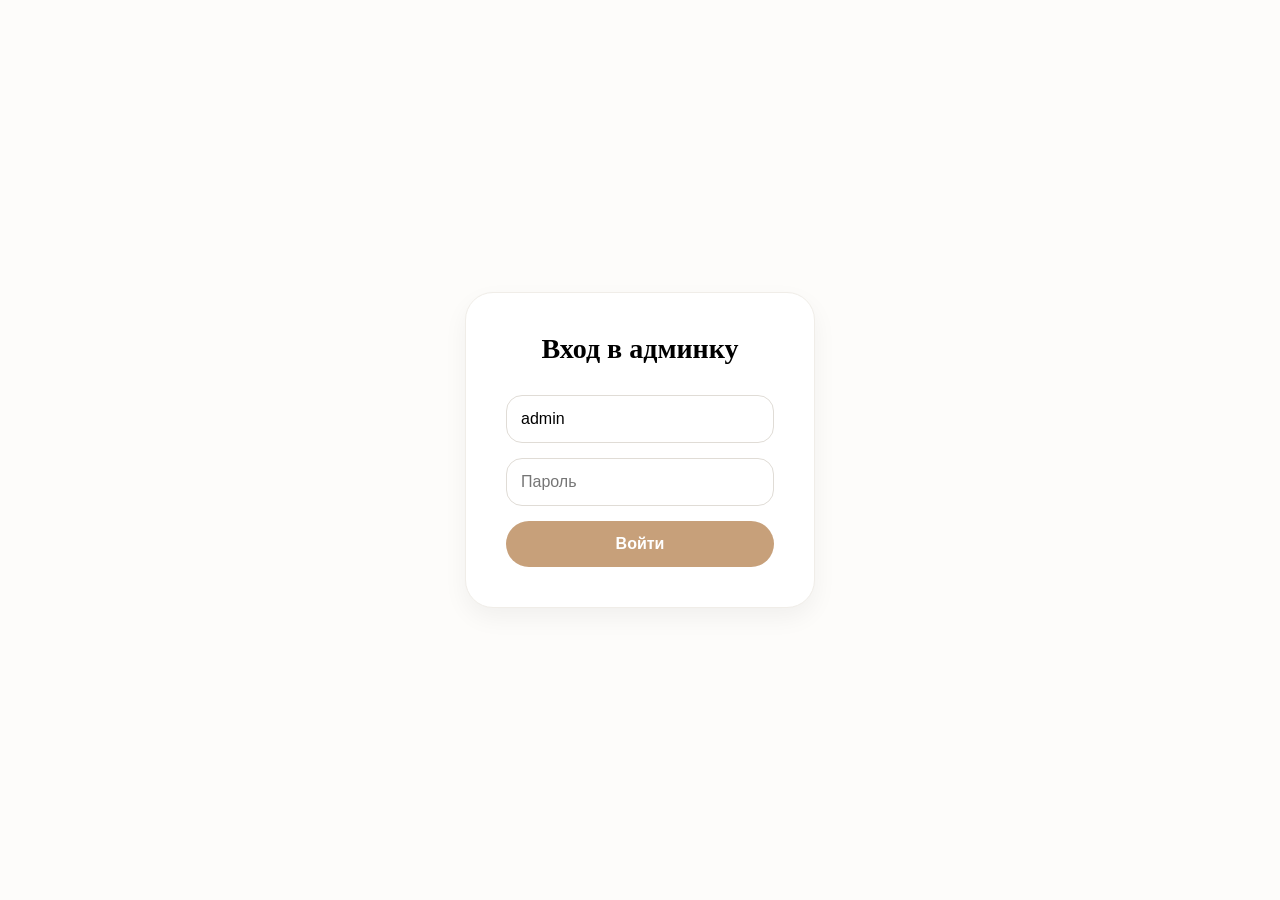
<file: admin/index.html>
<!DOCTYPE html>
<html lang="ru">
<head>
    <meta charset="UTF-8">
    <meta name="viewport" content="width=device-width, initial-scale=1.0">
    <title>Админ-панель | Кабинет косметологии</title>
    <style>
        * { margin: 0; padding: 0; box-sizing: border-box; }
        body { font-family: 'Montserrat', sans-serif; background: #FDFCFA; padding: 20px; }
        .container { max-width: 1400px; margin: 0 auto; }
        .header { display: flex; justify-content: space-between; align-items: center; margin-bottom: 30px; padding-bottom: 20px; border-bottom: 1px solid #E9E4DD; flex-wrap: wrap; gap: 15px; }
        h1 { font-family: 'Playfair Display', serif; font-size: 28px; }
        .logout-btn { background: #2E2E2E; color: white; padding: 8px 20px; border-radius: 30px; text-decoration: none; }
        .stats { display: flex; gap: 20px; margin-bottom: 30px; flex-wrap: wrap; }
        .stat-card { background: white; padding: 20px; border-radius: 20px; border: 1px solid #F0EDE8; flex: 1; min-width: 120px; text-align: center; }
        .stat-number { font-size: 32px; font-weight: 700; color: #C7A07A; }
        .stat-label { font-size: 14px; color: #6C6C6C; }
        .tabs { display: flex; gap: 8px; margin-bottom: 20px; flex-wrap: wrap; border-bottom: 1px solid #E9E4DD; padding-bottom: 10px; }
        .tab { padding: 10px 20px; cursor: pointer; border-radius: 30px; transition: all 0.2s; background: #F5F2EF; }
        .tab.active { background: #C7A07A; color: white; }
        .tab-content { display: none; }
        .tab-content.active { display: block; }
        
        table { width: 100%; border-collapse: collapse; background: white; border-radius: 20px; overflow: hidden; }
        th, td { padding: 12px; text-align: left; border-bottom: 1px solid #F0EDE8; }
        th { background: #F5F2EF; font-weight: 600; }
        select, button { padding: 6px 12px; border-radius: 20px; border: 1px solid #E0DCD6; background: white; cursor: pointer; }
        .btn-delete { background: #d9534f; color: white; border: none; }
        .btn-save { background: #5cb85c; color: white; border: none; }
        .btn-add { background: #C7A07A; color: white; border: none; padding: 10px 20px; margin-bottom: 20px; }
        
        .edit-card { background: white; border-radius: 20px; padding: 20px; margin-bottom: 15px; border: 1px solid #F0EDE8; }
        .edit-card input, .edit-card textarea { width: 100%; padding: 10px; margin-bottom: 10px; border: 1px solid #E0DCD6; border-radius: 12px; }
        .edit-card textarea { min-height: 80px; }
        .edit-card-header { display: flex; gap: 10px; }
        .edit-card-header input { flex: 1; }
        .edit-card-actions { display: flex; gap: 10px; flex-wrap: wrap; align-items: center; margin-top: 10px; }
        
        .gallery-item-admin { background: white; border-radius: 16px; padding: 15px; text-align: center; border: 1px solid #F0EDE8; }
        .gallery-item-admin img { width: 150px; height: 150px; object-fit: cover; border-radius: 12px; margin-bottom: 10px; }
        .gallery-grid-admin { display: grid; grid-template-columns: repeat(auto-fill, minmax(200px, 1fr)); gap: 20px; margin-top: 20px; }
        
        .calendar-weekdays { display: grid; grid-template-columns: repeat(7, 1fr); text-align: center; font-weight: 600; padding: 10px 0; background: #F5F2EF; border-radius: 16px; margin-bottom: 10px; }
        .calendar-days { display: grid; grid-template-columns: repeat(7, 1fr); gap: 8px; }
        .calendar-day { background: white; border: 1px solid #F0EDE8; border-radius: 12px; padding: 12px 8px; text-align: center; cursor: pointer; position: relative; min-height: 70px; }
        .calendar-day:hover { background: #FDFCFA; transform: translateY(-2px); }
        .calendar-day.empty { background: #F9F9F9; cursor: default; }
        .calendar-day.has-appointments { background: #FFF8F0; border-color: #C7A07A; }
        .day-number { font-size: 18px; font-weight: 600; }
        .appointment-badge { position: absolute; top: 5px; right: 8px; background: #C7A07A; color: white; font-size: 11px; padding: 2px 6px; border-radius: 20px; }
        
        @media (max-width: 700px) {
            table, thead, tbody, th, td, tr { display: block; }
            th { display: none; }
            td { display: flex; justify-content: space-between; align-items: center; padding: 10px; }
            td::before { content: attr(data-label); font-weight: 600; width: 40%; }
            .edit-card-header { flex-direction: column; }
            .calendar-day { min-height: 50px; padding: 8px 4px; }
            .day-number { font-size: 14px; }
        }
    </style>
</head>
<body>
<div class="container">
    <div class="header">
        <h1>📋 Админ-панель</h1>
        <a href="#" class="logout-btn" onclick="logout()">Выйти</a>
    </div>
    
    <div class="stats" id="stats"></div>
    
    <div class="tabs">
        <div class="tab active" data-tab="applications">📝 Заявки</div>
        <div class="tab" data-tab="calendar">📅 Календарь</div>
        <div class="tab" data-tab="services">💎 Услуги</div>
        <div class="tab" data-tab="reviews">⭐ Отзывы</div>
        <div class="tab" data-tab="doctors">👨‍⚕️ Врачи</div>
        <div class="tab" data-tab="gallery">🖼️ Галерея</div>
        <div class="tab" data-tab="news">📰 Новости</div>
    </div>
    
    <!-- Заявки -->
    <div id="applications-tab" class="tab-content active">
        <div style="overflow-x: auto;">
            <table id="applications-table">
                <thead><tr><th>ID</th><th>Дата</th><th>Имя</th><th>Телефон</th><th>Услуга</th><th>Статус</th><th>Действия</th></tr></thead>
                <tbody></tbody>
            </table>
        </div>
    </div>
    
    <!-- Календарь -->
    <div id="calendar-tab" class="tab-content">
        <div style="background: white; border-radius: 20px; padding: 20px; margin-bottom: 20px;">
            <input type="month" id="calendar-month" style="padding: 10px; border-radius: 16px; border: 1px solid #E0DCD6;">
            <button onclick="loadCalendar()" style="margin-left: 10px;">Показать</button>
        </div>
        <div id="calendar-grid" style="background: white; border-radius: 20px; padding: 20px;"></div>
        <div id="calendar-appointments" style="margin-top: 30px; background: white; border-radius: 20px; padding: 20px;">
            <h3>📋 Заявки на выбранный день</h3>
            <div id="day-appointments"></div>
        </div>
    </div>
    
    <!-- Услуги -->
    <div id="services-tab" class="tab-content">
        <button class="btn-add" onclick="addService()">➕ Добавить услугу</button>
        <div id="services-list"></div>
    </div>
    
    <!-- Отзывы -->
    <div id="reviews-tab" class="tab-content">
        <button class="btn-add" onclick="addReview()">➕ Добавить отзыв</button>
        <div id="reviews-list"></div>
    </div>
    
    <!-- Врачи -->
    <div id="doctors-tab" class="tab-content">
        <button class="btn-add" onclick="addDoctor()">➕ Добавить врача</button>
        <div id="doctors-list"></div>
    </div>
    
    <!-- Галерея -->
    <div id="gallery-tab" class="tab-content">
        <button class="btn-add" onclick="addGalleryItem()">➕ Добавить фото</button>
        <div id="gallery-list" class="gallery-grid-admin"></div>
    </div>
    
    <!-- Новости -->
    <div id="news-tab" class="tab-content">
        <button class="btn-add" onclick="addNews()">➕ Добавить новость</button>
        <div id="news-list"></div>
    </div>
</div>
<script src="admin.js"></script>
</body>
</html>
</file>
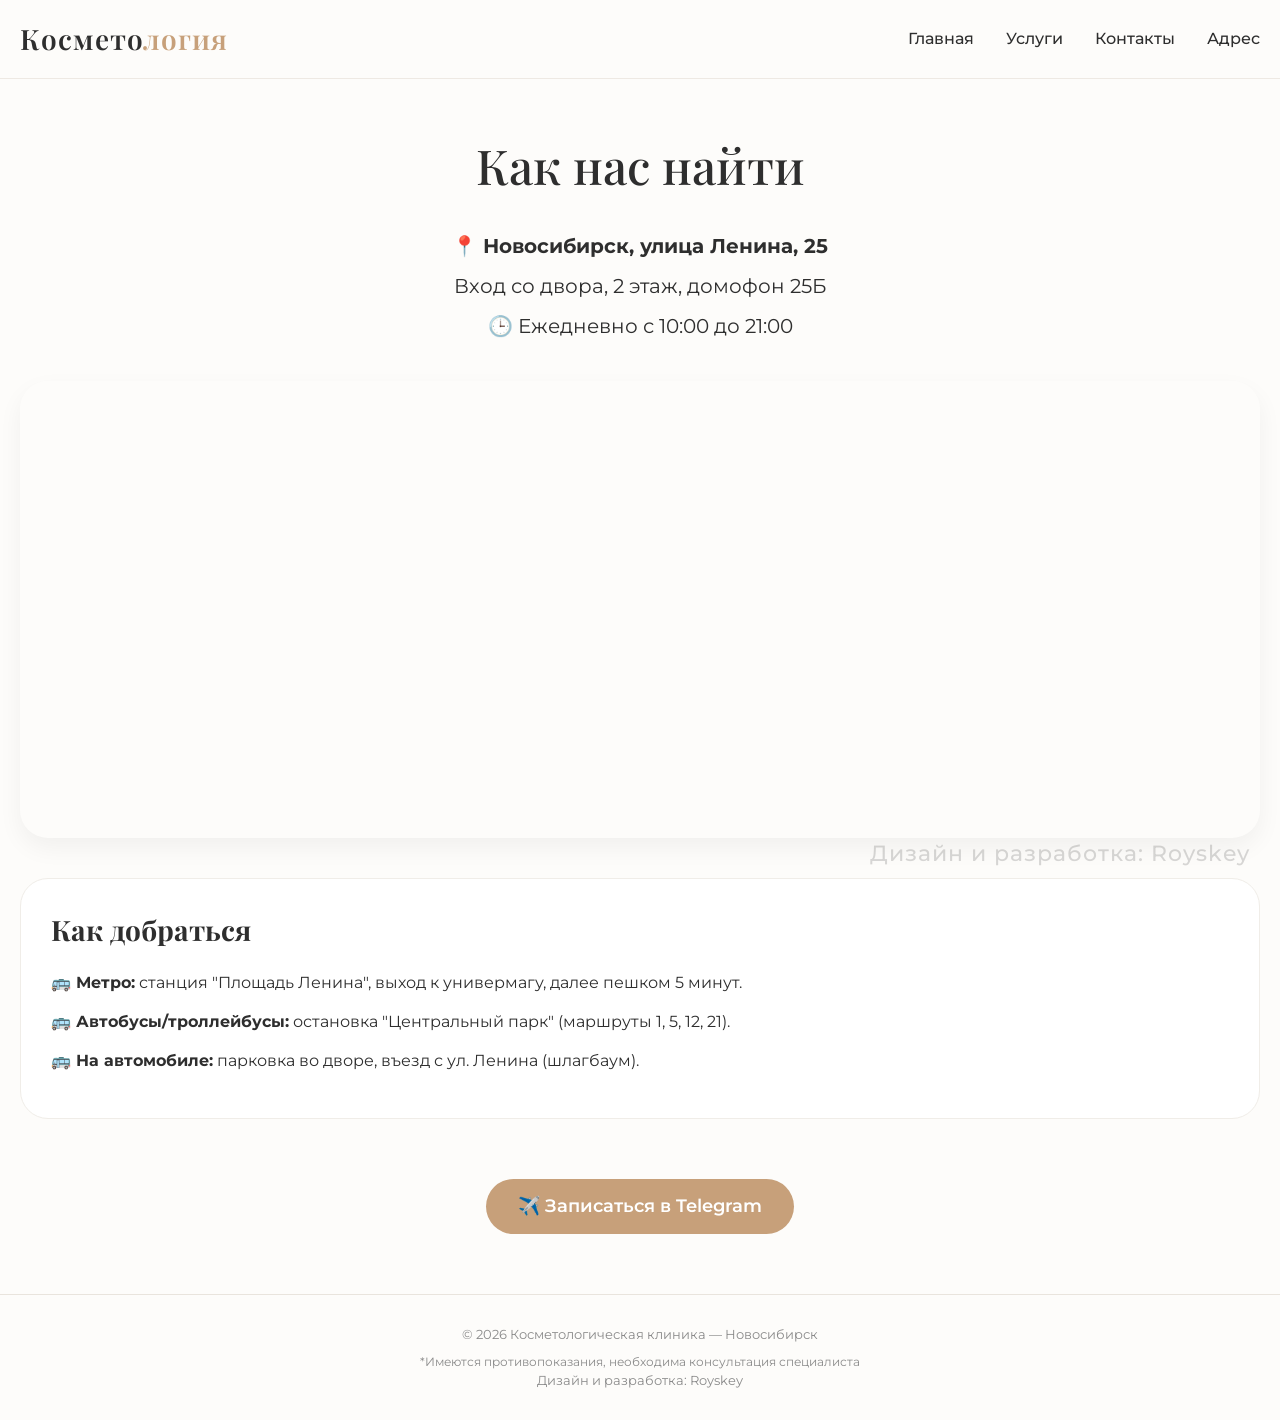
<file: address.html>
<!DOCTYPE html>
<html lang="ru">
<head>
    <meta charset="UTF-8">
    <meta name="viewport" content="width=device-width, initial-scale=1.0, user-scalable=yes">
    <title>Адрес и проезд | Косметологическая клиника</title>
    <link href="https://fonts.googleapis.com/css2?family=Montserrat:wght@300;400;500;600;700&family=Playfair+Display:wght@400;500;600;700&display=swap" rel="stylesheet">
    <style>
        * {
            margin: 0;
            padding: 0;
            box-sizing: border-box;
        }
        body {
            background-color: #FDFCFA;
            font-family: 'Montserrat', sans-serif;
            color: #2E2E2E;
            line-height: 1.5;
        }
        .container {
            max-width: 1300px;
            margin: 0 auto;
            padding: 0 20px;
        }
        /* ===== ШАПКА ===== */
        .header {
            background: rgba(253,252,250,0.96);
            backdrop-filter: blur(8px);
            position: sticky;
            top: 0;
            z-index: 100;
            border-bottom: 1px solid #EEE9E3;
            padding: 18px 0;
        }
        .header .container {
            display: flex;
            justify-content: space-between;
            align-items: center;
            flex-wrap: wrap;
        }
        .logo {
            font-family: 'Playfair Display', serif;
            font-size: 28px;
            font-weight: 600;
            letter-spacing: 1px;
            color: #2E2E2E;
            text-decoration: none;
        }
        .logo span { color: #C7A07A; }
        .nav { display: flex; gap: 32px; align-items: center; }
        .nav a { text-decoration: none; font-weight: 500; color: #2E2E2E; transition: color 0.2s; font-size: 16px; }
        .nav a:hover { color: #C7A07A; }
        .burger { display: none; flex-direction: column; cursor: pointer; gap: 5px; }
        .burger span { width: 25px; height: 2px; background-color: #2E2E2E; transition: 0.3s; }
        @media (max-width: 768px) {
            .nav {
                position: fixed;
                top: 70px;
                left: -100%;
                width: 100%;
                height: calc(100vh - 70px);
                background: #FDFCFA;
                flex-direction: column;
                justify-content: center;
                gap: 40px;
                transition: 0.3s;
                backdrop-filter: blur(10px);
                z-index: 99;
            }
            .nav.active { left: 0; }
            .burger { display: flex; }
            .burger.active span:nth-child(1) { transform: rotate(45deg) translate(5px, 5px); }
            .burger.active span:nth-child(2) { opacity: 0; }
            .burger.active span:nth-child(3) { transform: rotate(-45deg) translate(5px, -5px); }
        }
        /* Основной контент */
        .page-title {
            font-family: 'Playfair Display', serif;
            font-size: 48px;
            font-weight: 500;
            margin: 50px 0 20px;
            text-align: center;
            opacity: 0;
            transform: translateY(25px);
            transition: opacity 0.7s ease, transform 0.7s ease;
        }
        .page-title.visible {
            opacity: 1;
            transform: translateY(0);
        }
        .address-detail {
            text-align: center;
            margin: 30px 0;
            opacity: 0;
            transform: translateY(25px);
            transition: opacity 0.7s ease, transform 0.7s ease;
        }
        .address-detail.visible {
            opacity: 1;
            transform: translateY(0);
        }
        .address-detail p {
            font-size: 20px;
            margin: 10px 0;
        }
        .map-container {
            margin: 40px 0;
            border-radius: 28px;
            overflow: hidden;
            box-shadow: 0 10px 25px rgba(0,0,0,0.05);
            opacity: 0;
            transform: translateY(25px);
            transition: opacity 0.7s ease, transform 0.7s ease;
        }
        .map-container.visible {
            opacity: 1;
            transform: translateY(0);
        }
        .map-container iframe {
            width: 100%;
            height: 450px;
            border: 0;
        }
        .directions {
            background: #FFFFFF;
            border-radius: 28px;
            padding: 30px;
            margin: 40px 0;
            border: 1px solid #F0EDE8;
            opacity: 0;
            transform: translateY(25px);
            transition: opacity 0.7s ease, transform 0.7s ease;
        }
        .directions.visible {
            opacity: 1;
            transform: translateY(0);
        }
        .directions h3 {
            font-family: 'Playfair Display', serif;
            font-size: 28px;
            margin-bottom: 20px;
        }
        .directions ul {
            list-style: none;
        }
        .directions li {
            margin-bottom: 15px;
            font-size: 16px;
            padding-left: 25px;
            position: relative;
        }
        .directions li::before {
            content: "🚌";
            position: absolute;
            left: 0;
        }
        .btn-telegram {
            display: inline-flex;
            align-items: center;
            gap: 12px;
            background: #C7A07A;
            color: white;
            padding: 14px 32px;
            border-radius: 50px;
            text-decoration: none;
            font-weight: 600;
            font-size: 18px;
            transition: all 0.3s;
            margin: 20px auto 60px;
            width: fit-content;
            opacity: 0;
            transform: translateY(25px);
            transition: opacity 0.7s ease, transform 0.7s ease;
        }
        .btn-telegram.visible {
            opacity: 1;
            transform: translateY(0);
        }
        .btn-telegram:hover {
            background: #B0855E;
            transform: translateY(-2px);
        }
        .footer {
            text-align: center;
            padding: 30px 0;
            border-top: 1px solid #E9E4DD;
            font-size: 13px;
            color: #8A8A8A;
        }
        @media (max-width: 700px) {
            .page-title { font-size: 36px; }
            .map-container iframe { height: 300px; }
            .directions li { font-size: 14px; }
        }
    </style>
</head>
<body>

<div class="header">
    <div class="container">
        <a href="index.html" class="logo">Космето<span>логия</span></a>
        <div class="burger" id="burgerBtn"><span></span><span></span><span></span></div>
        <div class="nav" id="navMenu">
            <a href="index.html">Главная</a>
            <a href="services.html">Услуги</a>
            <a href="contacts.html">Контакты</a>
            <a href="address.html">Адрес</a>
        </div>
    </div>
</div>

<main>
    <div class="container">
        <h1 class="page-title">Как нас найти</h1>
        <div class="address-detail">
            <p><strong>📍 Новосибирск, улица Ленина, 25</strong></p>
            <p>Вход со двора, 2 этаж, домофон 25Б</p>
            <p>🕒 Ежедневно с 10:00 до 21:00</p>
        </div>

        <div class="map-container">
            <!-- Яндекс.Карта (замените на свой iframe) -->
            <iframe src="https://yandex.ru/map-widget/v1/?um=constructor%3A1234567890abcdef&source=constructor" allowfullscreen></iframe>
        </div>

        <div class="directions">
            <h3>Как добраться</h3>
            <ul>
                <li><strong>Метро:</strong> станция "Площадь Ленина", выход к универмагу, далее пешком 5 минут.</li>
                <li><strong>Автобусы/троллейбусы:</strong> остановка "Центральный парк" (маршруты 1, 5, 12, 21).</li>
                <li><strong>На автомобиле:</strong> парковка во дворе, въезд с ул. Ленина (шлагбаум).</li>
            </ul>
        </div>

        <div style="text-align: center;">
            <a href="https://t.me/ваш_логин" target="_blank" class="btn-telegram">✈️ Записаться в Telegram</a>
        </div>
    </div>
</main>

<div class="footer container">
    <p>© 2026 Косметологическая клиника — Новосибирск</p>
    <p style="font-size: 12px; margin-top: 8px;">*Имеются противопоказания, необходима консультация специалиста</p>
    <p>Дизайн и разработка: Royskey</p>
</div>

<script>
    // Бургер-меню
    const burger = document.getElementById('burgerBtn');
    const navMenu = document.getElementById('navMenu');
    burger.addEventListener('click', () => {
        burger.classList.toggle('active');
        navMenu.classList.toggle('active');
    });
    document.querySelectorAll('.nav a').forEach(link => {
        link.addEventListener('click', () => {
            burger.classList.remove('active');
            navMenu.classList.remove('active');
        });
    });

    // Анимация появления элементов при скролле
    const animatedItems = document.querySelectorAll('.page-title, .address-detail, .map-container, .directions, .btn-telegram');
    const observer = new IntersectionObserver((entries) => {
        entries.forEach(entry => {
            if (entry.isIntersecting) {
                entry.target.classList.add('visible');
                observer.unobserve(entry.target);
            }
        });
    }, { threshold: 0.2 });
    animatedItems.forEach(item => observer.observe(item));
</script>

<!-- Водяной знак -->
<div style="position: fixed; bottom: 20px; right: 20px; font-size: 22px; font-weight: 500; color: rgba(0,0,0,0.15); background: transparent; padding: 10px; z-index: 1000; font-family: 'Montserrat', sans-serif; letter-spacing: 1px;">
    Дизайн и разработка: Royskey
</div>
</body>
</html>
</file>
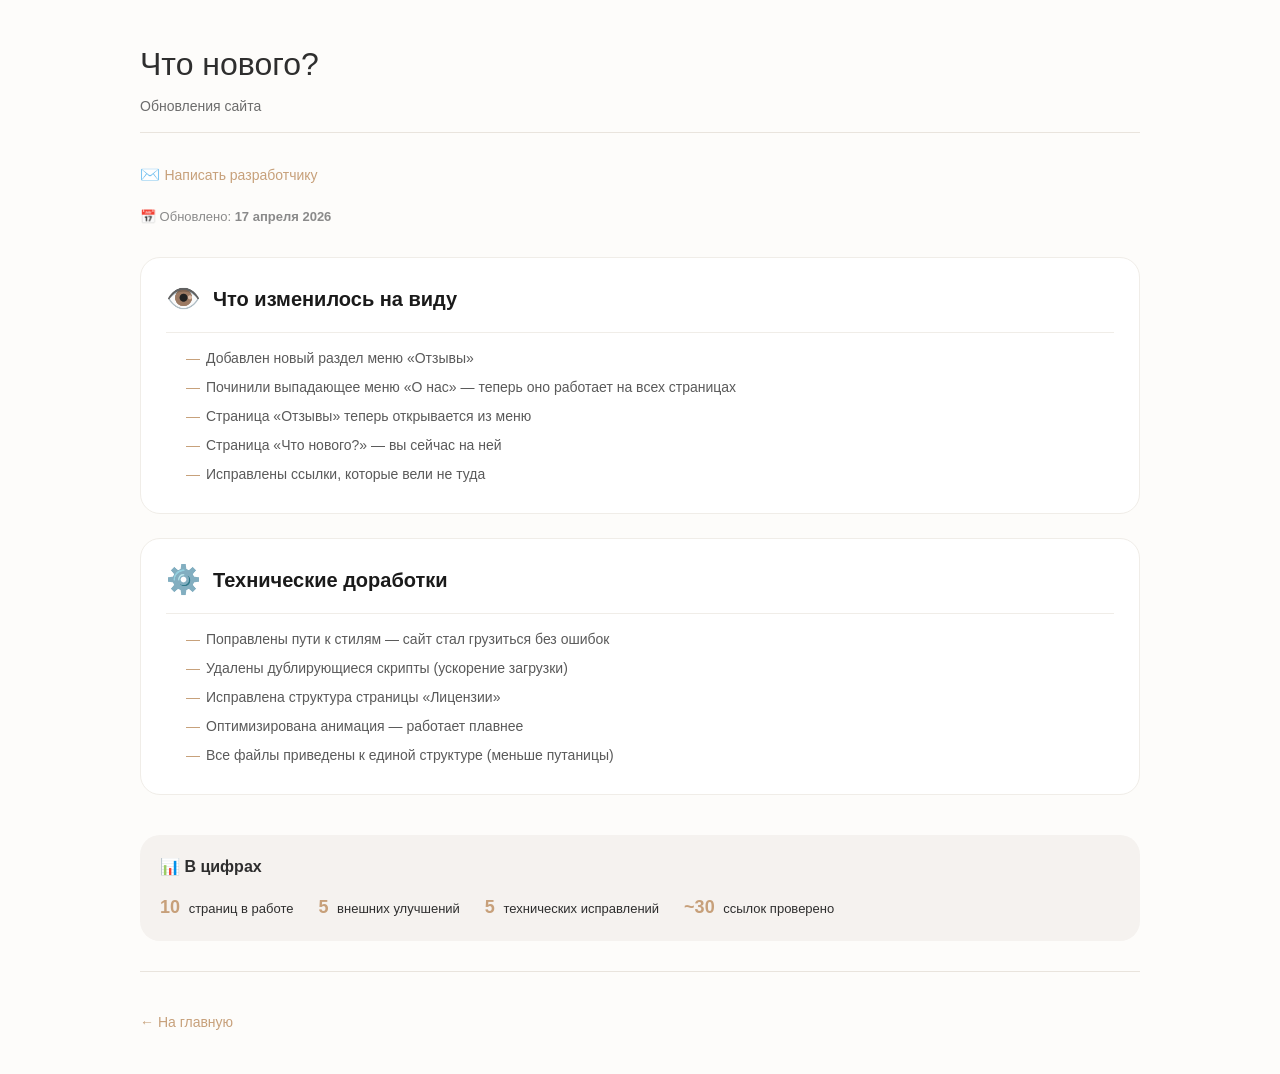
<file: changelog.html>
<!DOCTYPE html>
<html lang="ru">
<head>
    <meta charset="UTF-8">
    <meta name="viewport" content="width=device-width, initial-scale=1.0, user-scalable=yes">
    <title>Что нового | Кабинет косметологии by Boiko Olesia</title>
    <style>
        * {
            margin: 0;
            padding: 0;
            box-sizing: border-box;
        }

        body {
            background-color: #FDFCFA;
            font-family: 'Montserrat', sans-serif;
            color: #2E2E2E;
            line-height: 1.5;
            padding: 40px 20px;
        }

        .container {
            max-width: 1000px;
            margin: 0 auto;
        }

        h1 {
            font-size: 32px;
            font-weight: 500;
            margin-bottom: 8px;
        }

        .sub {
            color: #6C6C6C;
            font-size: 14px;
            margin-bottom: 30px;
            padding-bottom: 15px;
            border-bottom: 1px solid #E9E4DD;
        }

        .developer-link {
            margin-bottom: 20px;
        }

        .developer-link a {
            color: #C7A07A;
            text-decoration: none;
            font-size: 14px;
        }

        .last-update {
            font-size: 13px;
            color: #8A8A8A;
            margin-bottom: 30px;
        }

        /* Карточки изменений */
        .changes-grid {
            display: flex;
            flex-direction: column;
            gap: 24px;
            margin-bottom: 40px;
        }

        .change-card {
            background: #FFFFFF;
            border-radius: 20px;
            padding: 20px 25px;
            border: 1px solid #F0EDE8;
        }

        .change-header {
            display: flex;
            align-items: center;
            gap: 12px;
            margin-bottom: 15px;
            padding-bottom: 12px;
            border-bottom: 1px solid #F0EDE8;
        }

        .change-icon {
            font-size: 28px;
        }

        .change-title {
            font-size: 20px;
            font-weight: 600;
            color: #1A1A1A;
        }

        .change-list {
            list-style: none;
            padding-left: 40px;
        }

        .change-list li {
            font-size: 14px;
            color: #5A5A5A;
            margin-bottom: 8px;
            position: relative;
        }

        .change-list li::before {
            content: "—";
            position: absolute;
            left: -20px;
            color: #C7A07A;
        }

        .stats {
            background: #F5F2EF;
            padding: 20px;
            border-radius: 20px;
            margin-bottom: 30px;
        }

        .stats h3 {
            font-size: 16px;
            font-weight: 600;
            margin-bottom: 15px;
        }

        .stats-grid {
            display: flex;
            flex-wrap: wrap;
            gap: 25px;
        }

        .stat-item {
            font-size: 13px;
        }

        .stat-number {
            font-weight: 700;
            color: #C7A07A;
            margin-right: 5px;
            font-size: 18px;
        }

        .back-home {
            display: inline-block;
            color: #C7A07A;
            text-decoration: none;
            font-size: 14px;
            margin-top: 20px;
        }

        hr {
            border: none;
            border-top: 1px solid #E9E4DD;
            margin: 20px 0;
        }
    </style>
</head>
<body>
<div class="container">
    <h1>Что нового?</h1>
    <div class="sub">Обновления сайта</div>

    <div class="developer-link">
        ✉️ <a href="https://max.ru/u/f9LHodD0cOLWiEgRhCEgfaOuINjwMWbU_dWpgs8yVqMPhD2Jj-6M0Y_9y_U" target="_blank">Написать разработчику</a>
    </div>

    <div class="last-update">
        📅 Обновлено: <strong>17 апреля 2026</strong>
    </div>

    <div class="changes-grid">
        <!-- Внешние изменения (видно пользователю) -->
        <div class="change-card">
            <div class="change-header">
                <span class="change-icon">👁️</span>
                <div class="change-title">Что изменилось на виду</div>
            </div>
            <ul class="change-list">
                <li>Добавлен новый раздел меню «Отзывы»</li>
                <li>Починили выпадающее меню «О нас» — теперь оно работает на всех страницах</li>
                <li>Страница «Отзывы» теперь открывается из меню</li>
                <li>Страница «Что нового?» — вы сейчас на ней</li>
                <li>Исправлены ссылки, которые вели не туда</li>
            </ul>
        </div>

        <!-- Внутренние изменения (технические) -->
        <div class="change-card">
            <div class="change-header">
                <span class="change-icon">⚙️</span>
                <div class="change-title">Технические доработки</div>
            </div>
            <ul class="change-list">
                <li>Поправлены пути к стилям — сайт стал грузиться без ошибок</li>
                <li>Удалены дублирующиеся скрипты (ускорение загрузки)</li>
                <li>Исправлена структура страницы «Лицензии»</li>
                <li>Оптимизирована анимация — работает плавнее</li>
                <li>Все файлы приведены к единой структуре (меньше путаницы)</li>
            </ul>
        </div>
    </div>

    <!-- Цифры -->
    <div class="stats">
        <h3>📊 В цифрах</h3>
        <div class="stats-grid">
            <div class="stat-item"><span class="stat-number">10</span> страниц в работе</div>
            <div class="stat-item"><span class="stat-number">5</span> внешних улучшений</div>
            <div class="stat-item"><span class="stat-number">5</span> технических исправлений</div>
            <div class="stat-item"><span class="stat-number">~30</span> ссылок проверено</div>
        </div>
    </div>

    <hr>

    <a href="index.html" class="back-home">← На главную</a>
</div>
</body>
</html>
</file>
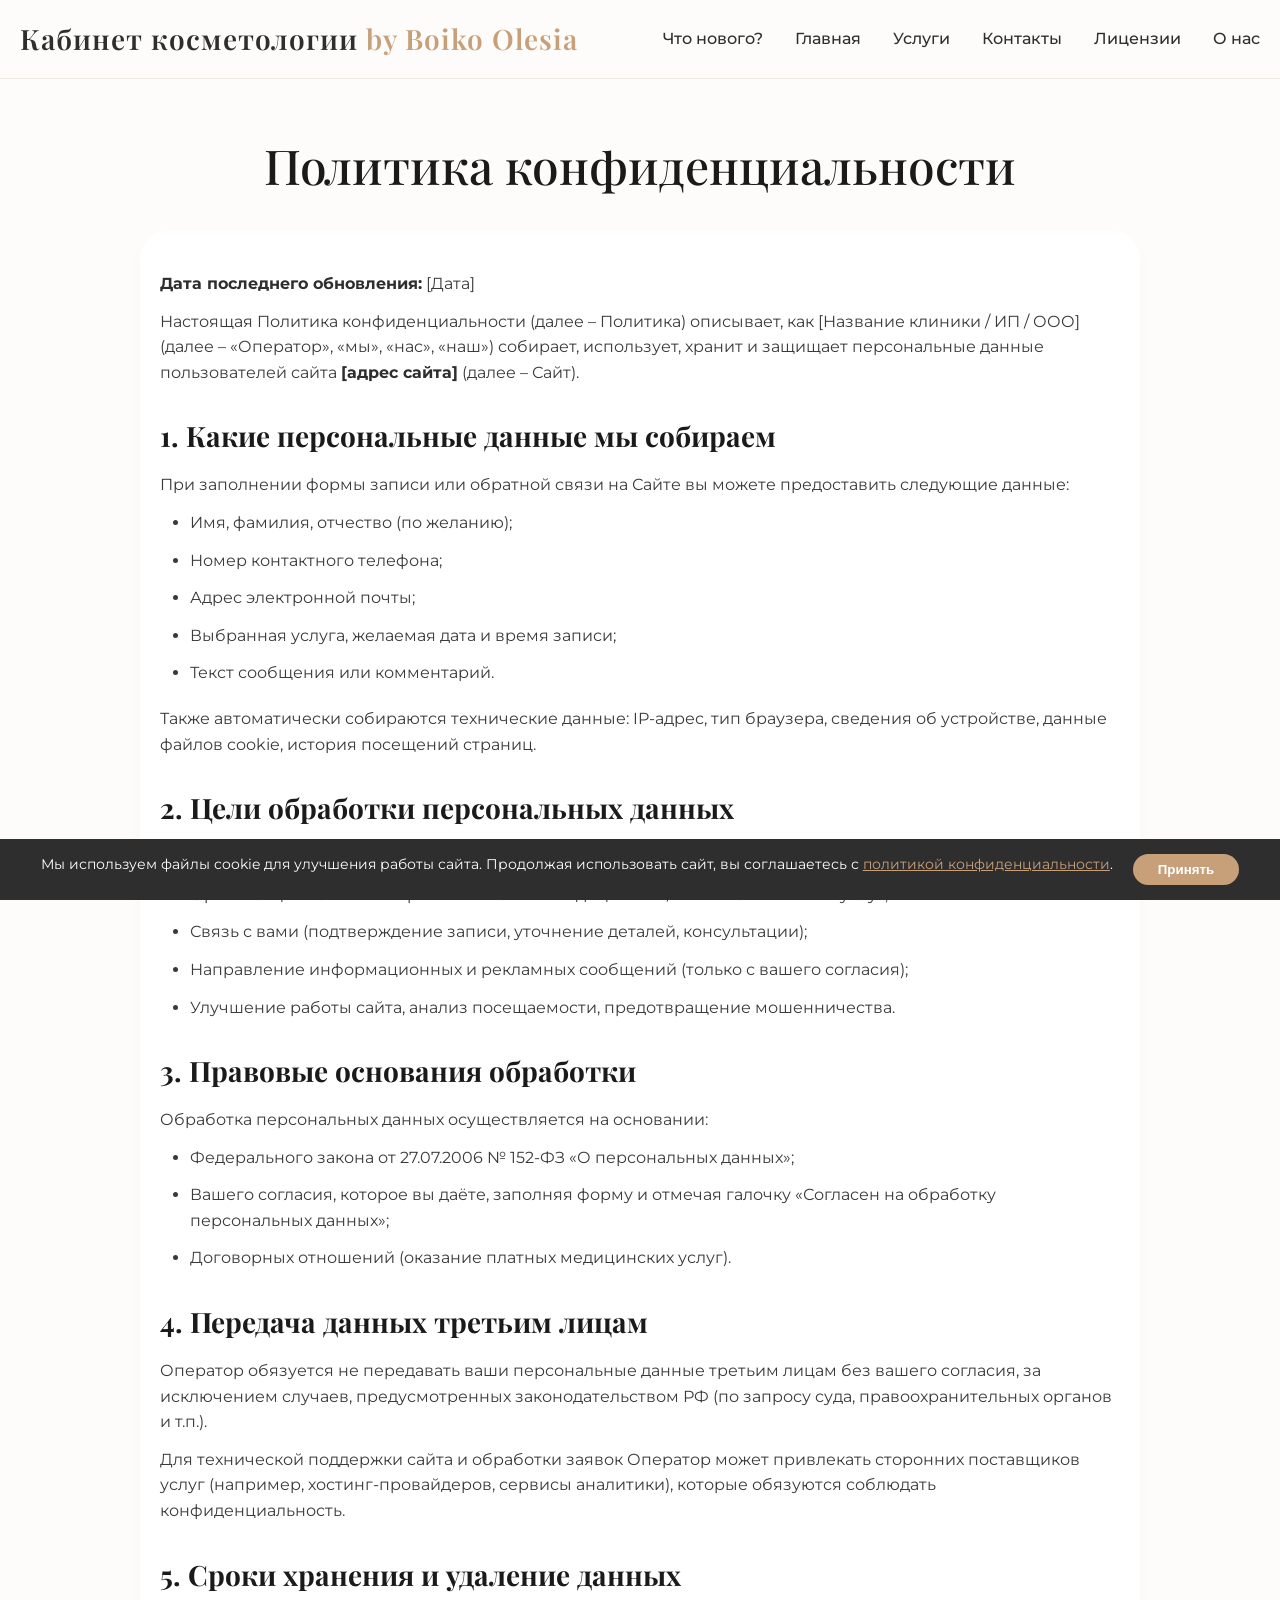
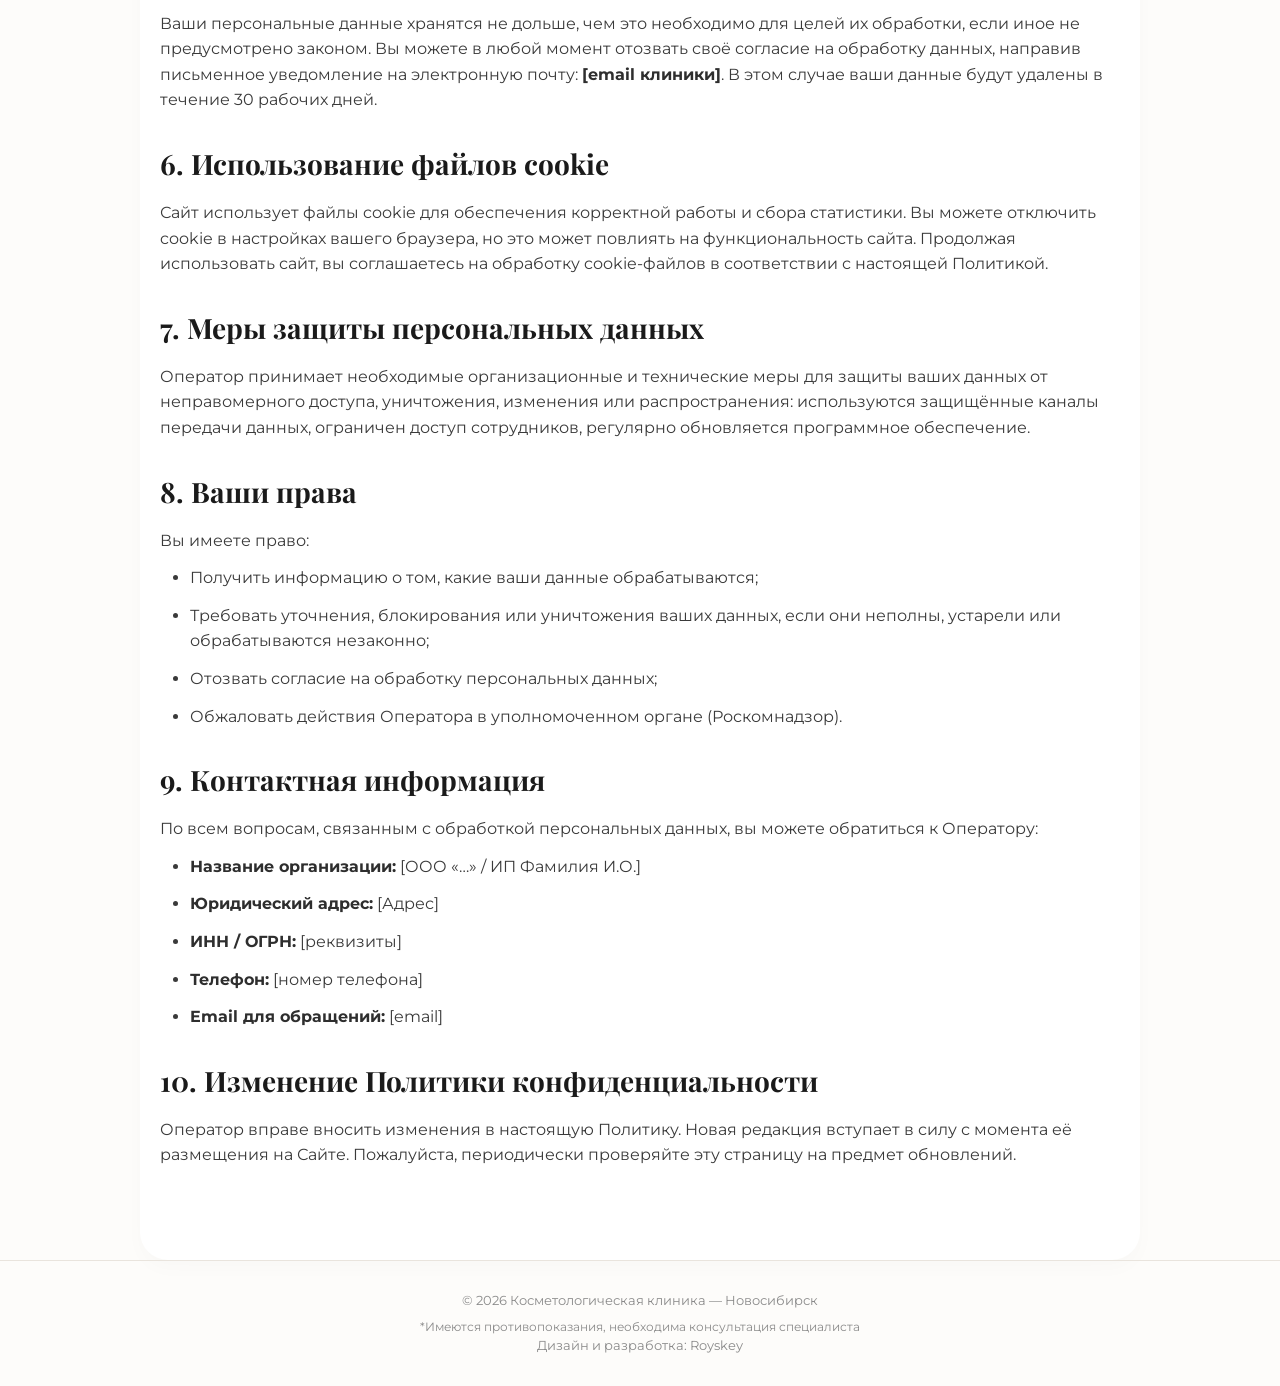
<file: privacy.html>
<!DOCTYPE html>
<html lang="ru">
<head>
    <meta charset="UTF-8">
    <meta name="viewport" content="width=device-width, initial-scale=1.0, user-scalable=yes">
    <title>Политика конфиденциальности | Кабинет косметологии by Boiko Olesia</title>
    <link href="https://fonts.googleapis.com/css2?family=Montserrat:wght@300;400;500;600;700&family=Playfair+Display:wght@400;500;600;700&display=swap" rel="stylesheet">
    <link rel="stylesheet" href="style.css">

</head>
<body>

<!-- ШАПКА -->
<div class="header">
    <div class="container">
        <a href="index.html" class="logo">Кабинет косметологии <span style="font-weight: 600;">by Boiko Olesia</span></a>
        <div class="burger" id="burgerBtn">
            <span></span><span></span><span></span>
        </div>
        <div class="nav" id="navMenu">
            <a href="changelog.html">Что нового?</a>
            <a href="index.html">Главная</a>
            <a href="services.html">Услуги</a>
            <a href="contacts.html">Контакты</a>
            <a href="licenses.html">Лицензии</a>
            <div class="dropdown">
                <a href="#" class="dropbtn">О нас</a>
                <div class="dropdown-content">
                    <a href="about/about.html">О клинике</a>
                    <a href="about/doctors.html">Наши врачи</a>
                    <a href="about/reviews.html">Отзывы</a>
                    <a href="about/vacancies.html">Вакансии</a>
                </div>
            </div>
        </div>
    </div>
</div>

<main>
    <div class="container">
        <h1 class="page-title">Политика конфиденциальности</h1>
        
        <div class="privacy-content">
            <p><strong>Дата последнего обновления:</strong> [Дата]</p>
            <p>Настоящая Политика конфиденциальности (далее – Политика) описывает, как [Название клиники / ИП / ООО] (далее – «Оператор», «мы», «нас», «наш») собирает, использует, хранит и защищает персональные данные пользователей сайта <strong>[адрес сайта]</strong> (далее – Сайт).</p>

            <h2>1. Какие персональные данные мы собираем</h2>
            <p>При заполнении формы записи или обратной связи на Сайте вы можете предоставить следующие данные:</p>
            <ul>
                <li>Имя, фамилия, отчество (по желанию);</li>
                <li>Номер контактного телефона;</li>
                <li>Адрес электронной почты;</li>
                <li>Выбранная услуга, желаемая дата и время записи;</li>
                <li>Текст сообщения или комментарий.</li>
            </ul>
            <p>Также автоматически собираются технические данные: IP-адрес, тип браузера, сведения об устройстве, данные файлов cookie, история посещений страниц.</p>

            <h2>2. Цели обработки персональных данных</h2>
            <p>Оператор обрабатывает ваши персональные данные для следующих целей:</p>
            <ul>
                <li>Организация записи на приём и оказание медицинских/косметологических услуг;</li>
                <li>Связь с вами (подтверждение записи, уточнение деталей, консультации);</li>
                <li>Направление информационных и рекламных сообщений (только с вашего согласия);</li>
                <li>Улучшение работы сайта, анализ посещаемости, предотвращение мошенничества.</li>
            </ul>

            <h2>3. Правовые основания обработки</h2>
            <p>Обработка персональных данных осуществляется на основании:</p>
            <ul>
                <li>Федерального закона от 27.07.2006 № 152-ФЗ «О персональных данных»;</li>
                <li>Вашего согласия, которое вы даёте, заполняя форму и отмечая галочку «Согласен на обработку персональных данных»;</li>
                <li>Договорных отношений (оказание платных медицинских услуг).</li>
            </ul>

            <h2>4. Передача данных третьим лицам</h2>
            <p>Оператор обязуется не передавать ваши персональные данные третьим лицам без вашего согласия, за исключением случаев, предусмотренных законодательством РФ (по запросу суда, правоохранительных органов и т.п.).</p>
            <p>Для технической поддержки сайта и обработки заявок Оператор может привлекать сторонних поставщиков услуг (например, хостинг-провайдеров, сервисы аналитики), которые обязуются соблюдать конфиденциальность.</p>

            <h2>5. Сроки хранения и удаление данных</h2>
            <p>Ваши персональные данные хранятся не дольше, чем это необходимо для целей их обработки, если иное не предусмотрено законом. Вы можете в любой момент отозвать своё согласие на обработку данных, направив письменное уведомление на электронную почту: <strong>[email клиники]</strong>. В этом случае ваши данные будут удалены в течение 30 рабочих дней.</p>

            <h2>6. Использование файлов cookie</h2>
            <p>Сайт использует файлы cookie для обеспечения корректной работы и сбора статистики. Вы можете отключить cookie в настройках вашего браузера, но это может повлиять на функциональность сайта. Продолжая использовать сайт, вы соглашаетесь на обработку cookie-файлов в соответствии с настоящей Политикой.</p>

            <h2>7. Меры защиты персональных данных</h2>
            <p>Оператор принимает необходимые организационные и технические меры для защиты ваших данных от неправомерного доступа, уничтожения, изменения или распространения: используются защищённые каналы передачи данных, ограничен доступ сотрудников, регулярно обновляется программное обеспечение.</p>

            <h2>8. Ваши права</h2>
            <p>Вы имеете право:</p>
            <ul>
                <li>Получить информацию о том, какие ваши данные обрабатываются;</li>
                <li>Требовать уточнения, блокирования или уничтожения ваших данных, если они неполны, устарели или обрабатываются незаконно;</li>
                <li>Отозвать согласие на обработку персональных данных;</li>
                <li>Обжаловать действия Оператора в уполномоченном органе (Роскомнадзор).</li>
            </ul>

            <h2>9. Контактная информация</h2>
            <p>По всем вопросам, связанным с обработкой персональных данных, вы можете обратиться к Оператору:</p>
            <ul>
                <li><strong>Название организации:</strong> [ООО «…» / ИП Фамилия И.О.]</li>
                <li><strong>Юридический адрес:</strong> [Адрес]</li>
                <li><strong>ИНН / ОГРН:</strong> [реквизиты]</li>
                <li><strong>Телефон:</strong> [номер телефона]</li>
                <li><strong>Email для обращений:</strong> [email]</li>
            </ul>

            <h2>10. Изменение Политики конфиденциальности</h2>
            <p>Оператор вправе вносить изменения в настоящую Политику. Новая редакция вступает в силу с момента её размещения на Сайте. Пожалуйста, периодически проверяйте эту страницу на предмет обновлений.</p>
        </div>
    </div>
</main>

<!-- ПОДВАЛ -->
<div class="footer container">
    <p>© 2026 Косметологическая клиника — Новосибирск</p>
    <p class="footer-warning">*Имеются противопоказания, необходима консультация специалиста</p>
    <p>Дизайн и разработка: Royskey</p>
</div>

<!-- ВОДЯНОЙ ЗНАК -->
<div class="watermark">
    Дизайн и разработка: Royskey
</div>

<script src="main.js" defer></script>

    <!-- Cookie-баннер -->
    <div id="cookie-banner" style="position: fixed; bottom: 0; left: 0; right: 0; background: #2E2E2E; color: white; padding: 15px 20px; text-align: center; z-index: 1000; display: flex; justify-content: center; gap: 20px; flex-wrap: wrap; font-size: 14px;">
        <span>Мы используем файлы cookie для улучшения работы сайта. Продолжая использовать сайт, вы соглашаетесь с <a href="privacy.html" style="color: #C7A07A; text-decoration: underline;">политикой конфиденциальности</a>.</span>
        <button id="accept-cookies" style="background: #C7A07A; border: none; color: white; padding: 8px 25px; border-radius: 30px; cursor: pointer; font-weight: 600;">Принять</button>
    </div>
    
</body>
</html>
</file>
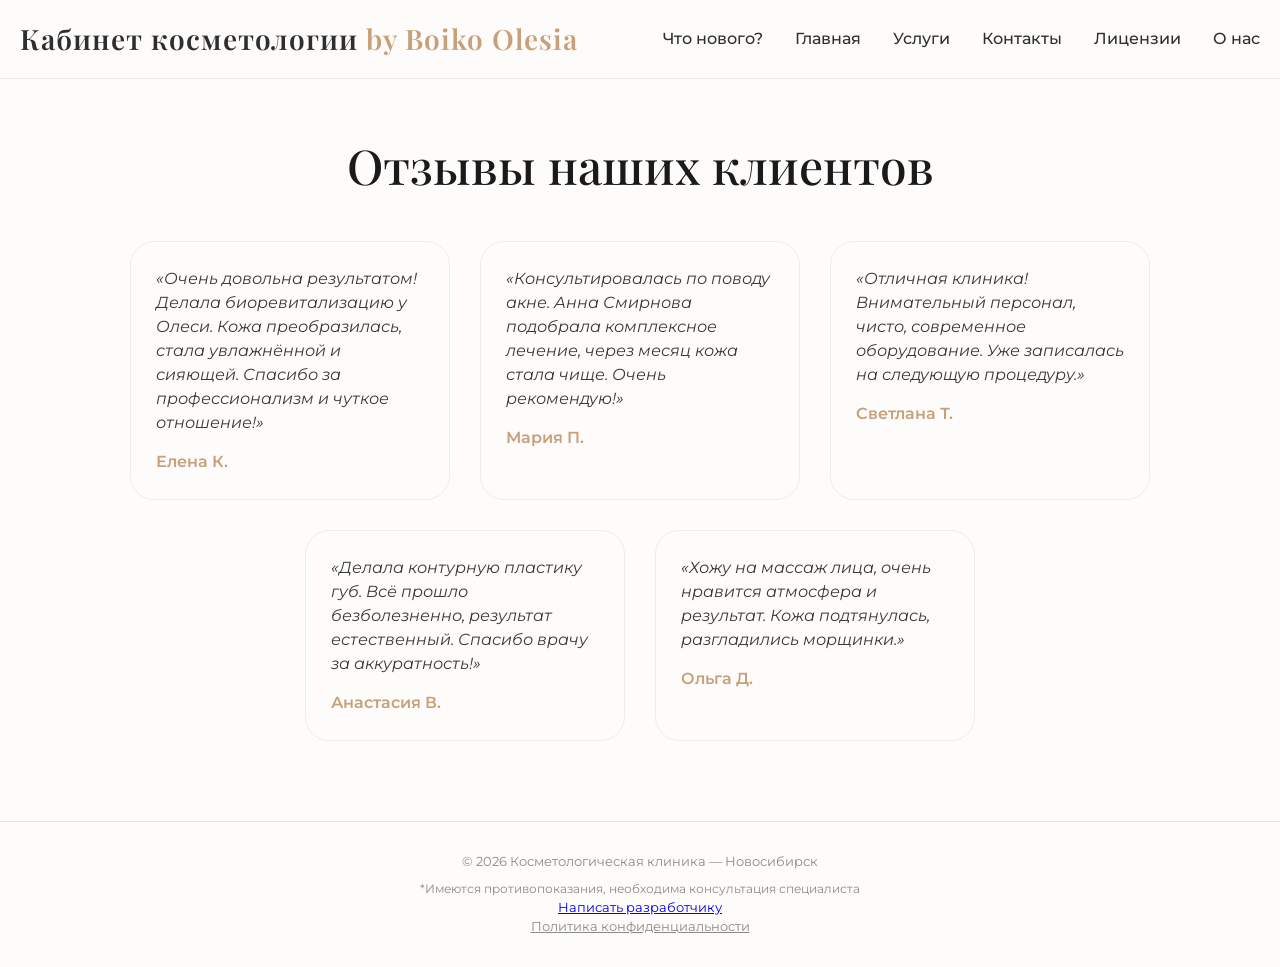
<file: reviews.html>
<!DOCTYPE html>
<html lang="ru">
<head>
    <meta charset="UTF-8">
    <meta name="viewport" content="width=device-width, initial-scale=1.0, user-scalable=yes">
    <title>Отзывы | Кабинет косметологии by Boiko Olesia</title>
    <link rel="stylesheet" href="style.css">
    <link href="https://fonts.googleapis.com/css2?family=Montserrat:wght@300;400;500;600;700&family=Playfair+Display:wght@400;500;600;700&display=swap" rel="stylesheet">
</head>
<body>

<div class="header">
    <div class="container">
        <a href="index.html" class="logo">Кабинет косметологии <span style="font-weight: 600;">by Boiko Olesia</span></a>
        <div class="burger" id="burgerBtn">
            <span></span><span></span><span></span>
        </div>
        <div class="nav" id="navMenu">
            <a href="changelog.html">Что нового?</a>
            <a href="index.html">Главная</a>
            <a href="services.html">Услуги</a>
            <a href="contacts.html">Контакты</a>
            <a href="licenses.html">Лицензии</a>
            <div class="dropdown">
                <a href="#" class="dropbtn">О нас</a>
                <div class="dropdown-content">
                    <a href="about.html">О клинике</a>
                    <a href="doctors.html">Наши врачи</a>
                    <a href="reviews.html">Отзывы</a>
                    <a href="vacancies.html">Вакансии</a>
                </div>
            </div>
        </div>
    </div>
</div>

<main>
    <div class="container">
        <h1 class="page-title">Отзывы наших клиентов</h1>
        <div class="reviews-grid" style="margin: 40px 0 80px;">
            <div class="review-card">
                <div class="review-text">«Очень довольна результатом! Делала биоревитализацию у Олеси. Кожа преобразилась, стала увлажнённой и сияющей. Спасибо за профессионализм и чуткое отношение!»</div>
                <div class="review-author">Елена К.</div>
            </div>
            <div class="review-card">
                <div class="review-text">«Консультировалась по поводу акне. Анна Смирнова подобрала комплексное лечение, через месяц кожа стала чище. Очень рекомендую!»</div>
                <div class="review-author">Мария П.</div>
            </div>
            <div class="review-card">
                <div class="review-text">«Отличная клиника! Внимательный персонал, чисто, современное оборудование. Уже записалась на следующую процедуру.»</div>
                <div class="review-author">Светлана Т.</div>
            </div>
            <div class="review-card">
                <div class="review-text">«Делала контурную пластику губ. Всё прошло безболезненно, результат естественный. Спасибо врачу за аккуратность!»</div>
                <div class="review-author">Анастасия В.</div>
            </div>
            <div class="review-card">
                <div class="review-text">«Хожу на массаж лица, очень нравится атмосфера и результат. Кожа подтянулась, разгладились морщинки.»</div>
                <div class="review-author">Ольга Д.</div>
            </div>
        </div>
    </div>
</main>

<div class="footer container">
    <p>© 2026 Косметологическая клиника — Новосибирск</p>
    <p style="font-size: 12px; margin-top: 8px;">*Имеются противопоказания, необходима консультация специалиста</p>
    <a href="https://max.ru/u/f9LHodD0cOLWiEgRhCEgfaOuINjwMWbU_dWpgs8yVqMPhD2Jj-6M0Y_9y_U" target="_blank" rel="noopener noreferrer">Написать разработчику</a><br>
    <p><a href="privacy.html" style="color: #8A8A8A; text-decoration: underline;">Политика конфиденциальности</a></p>
</div>

<script src="main.js" defer></script>
</body>
</html>
</file>
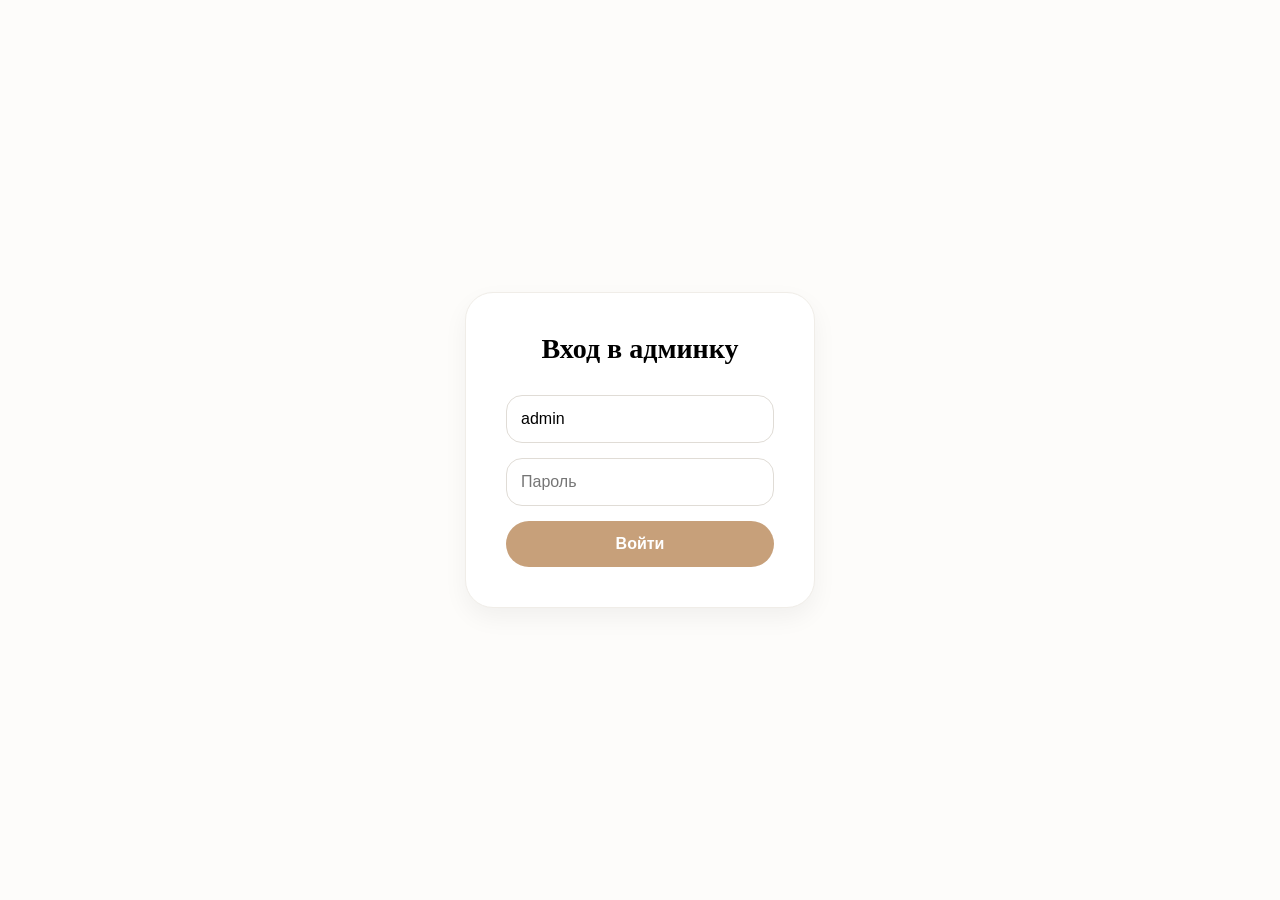
<file: admin/login.html>
<!DOCTYPE html>
<html lang="ru">
<head>
    <meta charset="UTF-8">
    <meta name="viewport" content="width=device-width, initial-scale=1.0">
    <title>Вход в админ-панель</title>
    <style>
        * {
            margin: 0;
            padding: 0;
            box-sizing: border-box;
        }
        body {
            font-family: 'Montserrat', sans-serif;
            background: #FDFCFA;
            min-height: 100vh;
            display: flex;
            align-items: center;
            justify-content: center;
            padding: 20px;
        }
        .login-card {
            background: white;
            padding: 40px;
            border-radius: 28px;
            box-shadow: 0 10px 25px rgba(0,0,0,0.05);
            width: 350px;
            text-align: center;
            border: 1px solid #F0EDE8;
        }
        h1 {
            font-family: 'Playfair Display', serif;
            font-size: 28px;
            margin-bottom: 30px;
        }
        input {
            width: 100%;
            padding: 14px;
            margin-bottom: 15px;
            border: 1px solid #E0DCD6;
            border-radius: 16px;
            font-size: 16px;
        }
        button {
            width: 100%;
            background: #C7A07A;
            color: white;
            border: none;
            padding: 14px;
            border-radius: 30px;
            font-size: 16px;
            font-weight: 600;
            cursor: pointer;
        }
        button:hover {
            background: #B0855E;
        }
        .error {
            color: #d9534f;
            margin-bottom: 15px;
            font-size: 14px;
        }
    </style>
</head>
<body>
    <div class="login-card">
        <h1>Вход в админку</h1>
        <div id="error" class="error"></div>
        <input type="text" id="username" placeholder="Логин" value="admin">
        <input type="password" id="password" placeholder="Пароль">
        <button onclick="login()">Войти</button>
    </div>

    <script>
        async function login() {
            const username = document.getElementById('username').value;
            const password = document.getElementById('password').value;
            const errorDiv = document.getElementById('error');
            
            try {
                const response = await fetch('/api/admin/login', {
                    method: 'POST',
                    headers: { 'Content-Type': 'application/json' },
                    body: JSON.stringify({ username, password })
                });
                
                const data = await response.json();
                
                if (response.ok) {
                    localStorage.setItem('adminToken', data.token);
                    window.location.href = 'index.html';
                } else {
                    errorDiv.textContent = data.error || 'Ошибка входа';
                }
            } catch (error) {
                errorDiv.textContent = 'Ошибка соединения';
            }
        }
        
        // Если уже авторизован, перенаправляем
        if (localStorage.getItem('adminToken')) {
            window.location.href = 'index.html';
        }
    </script>
</body>
</html>
</file>
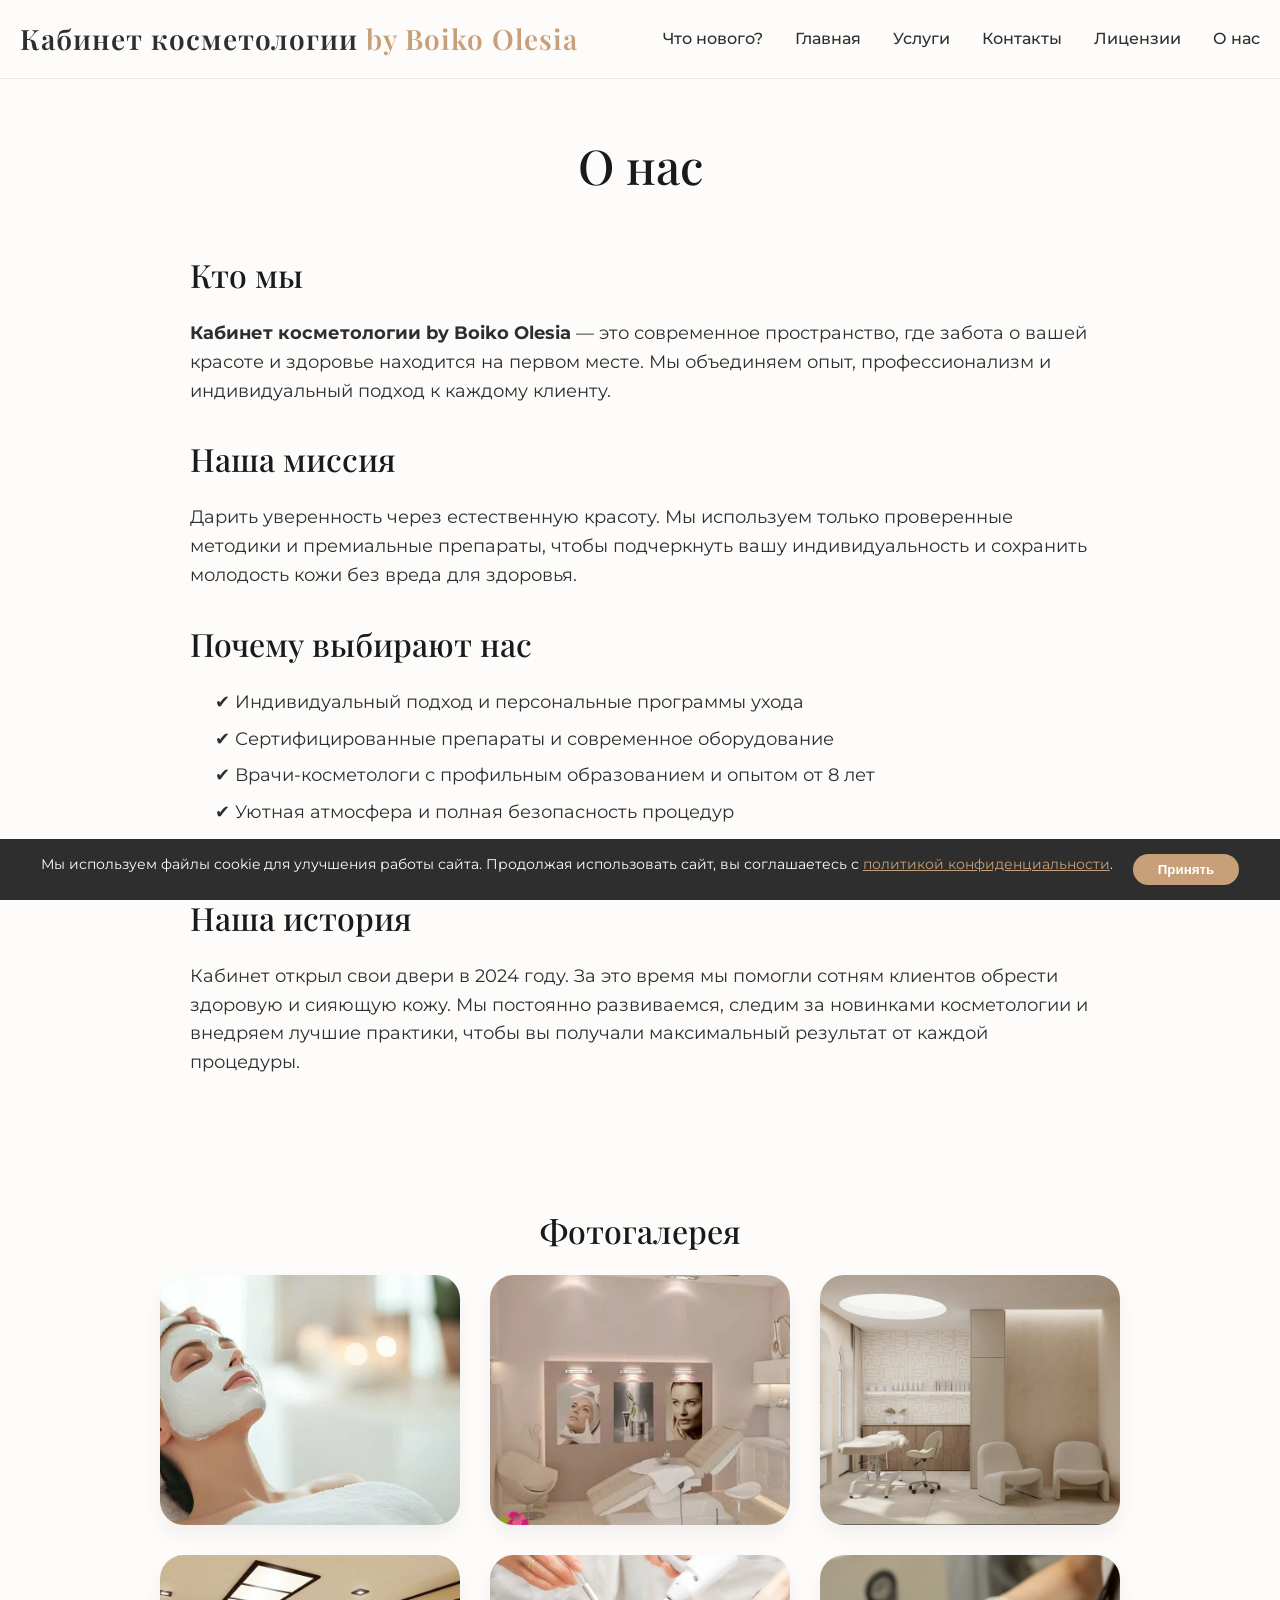
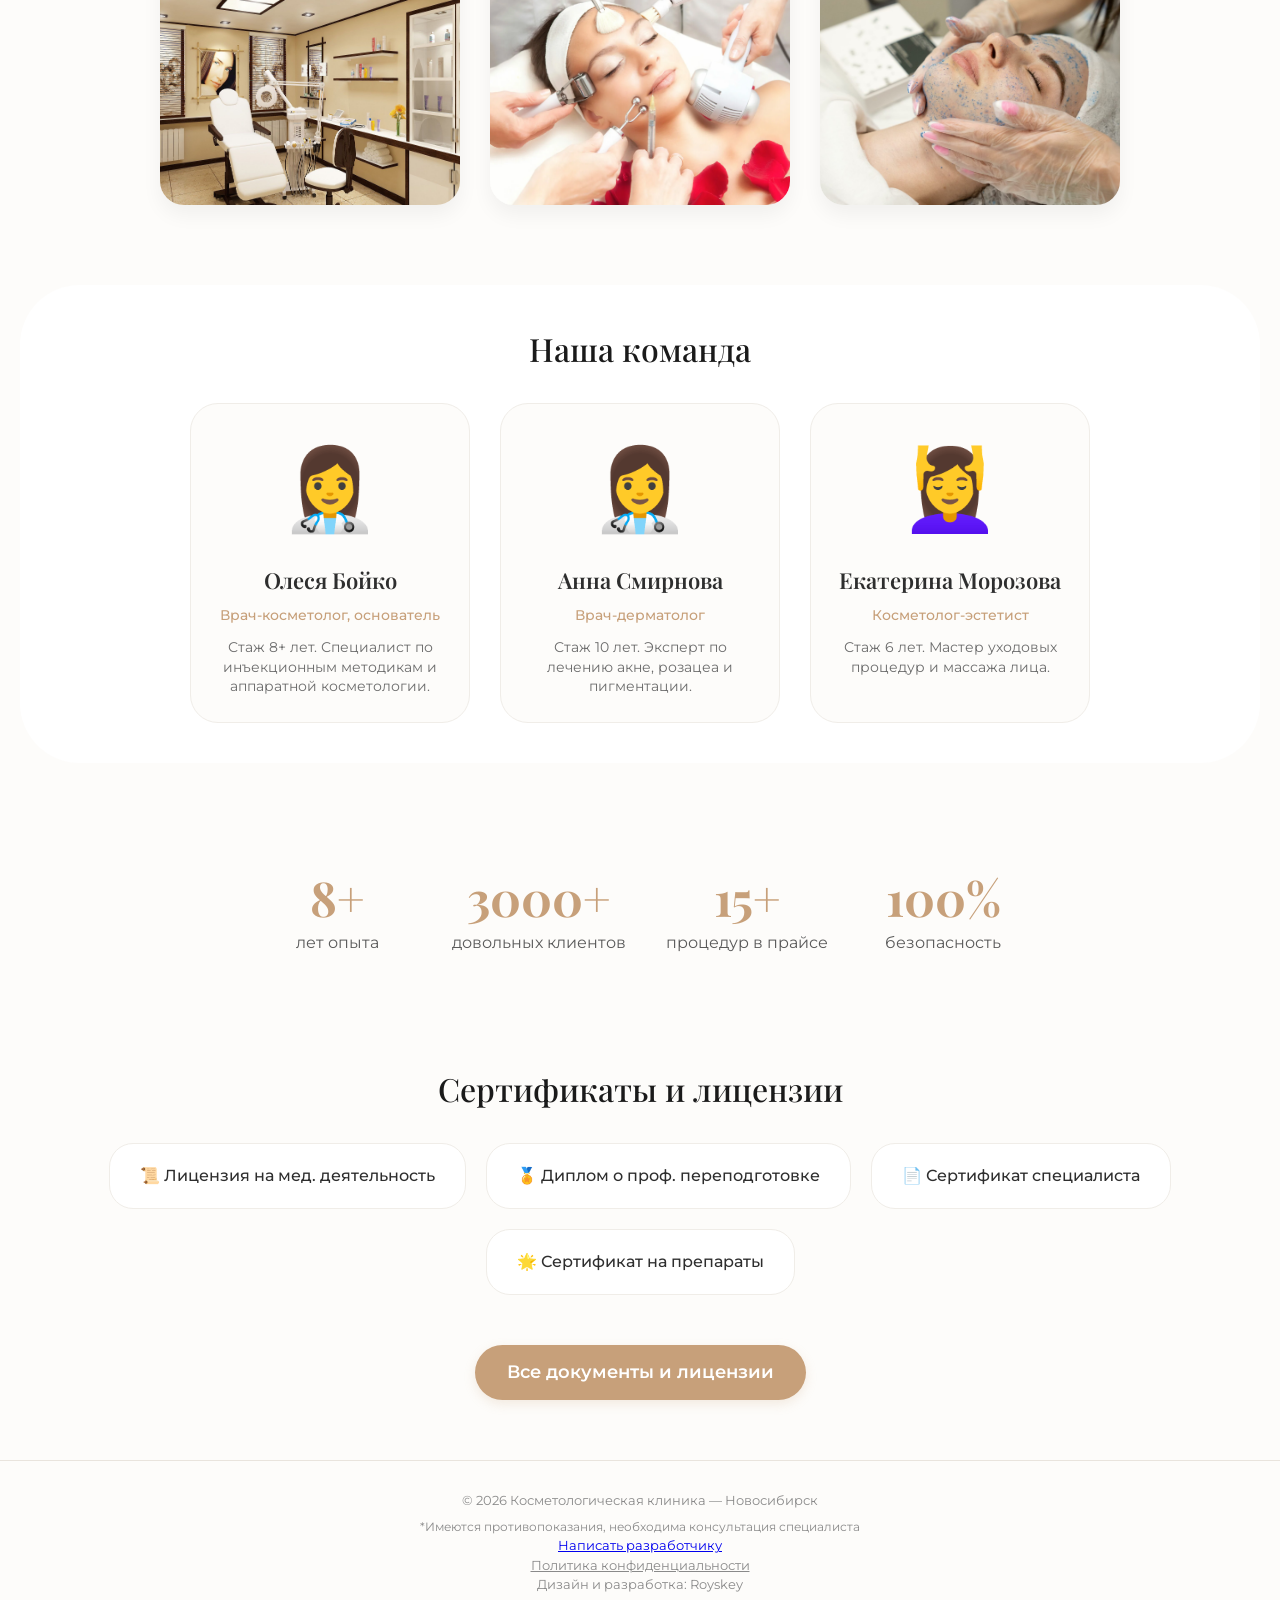
<file: public/about.html>
<!DOCTYPE html>
<html lang="ru">
<head>
    <meta charset="UTF-8">
    <meta name="viewport" content="width=device-width, initial-scale=1.0, user-scalable=yes">
    <title>О клинике | Кабинет косметологии by Boiko Olesia</title>
    <link href="https://fonts.googleapis.com/css2?family=Montserrat:wght@300;400;500;600;700&family=Playfair+Display:wght@400;500;600;700&display=swap" rel="stylesheet">
    <link rel="stylesheet" href="style.css">
    <script src="main.js" defer></script>
</head>
<body>

<div class="header">
    <div class="container">
        <a href="index.html" class="logo">Кабинет косметологии <span style="font-weight: 600;">by Boiko Olesia</span></a>
        <div class="burger" id="burgerBtn">
            <span></span><span></span><span></span>
        </div>
        <div class="nav" id="navMenu">
            <a href="changelog.html">Что нового?</a>
            <a href="index.html">Главная</a>
            <a href="services.html">Услуги</a>
            <a href="contacts.html">Контакты</a>
            <a href="licenses.html">Лицензии</a>
            <div class="dropdown">
                <a href="#" class="dropbtn">О нас</a>
                <div class="dropdown-content">
                    <a href="about.html">О клинике</a>
                    <a href="doctors.html">Наши врачи</a>
                    <a href="reviews.html">Отзывы</a>
                    <a href="vacancies.html">Вакансии</a>
                </div>
            </div>
        </div>
    </div>
</div>

<main>
    <div class="container">
        <h1 class="page-title">О нас</h1>
        
        <div class="about-content">
            <div class="about-text">
                <h2 class="about-heading">Кто мы</h2>
                <p class="about-paragraph">
                    <strong>Кабинет косметологии by Boiko Olesia</strong> — это современное пространство, где забота о вашей красоте и здоровье находится на первом месте. Мы объединяем опыт, профессионализм и индивидуальный подход к каждому клиенту.
                </p>

                <h2 class="about-heading">Наша миссия</h2>
                <p class="about-paragraph">
                    Дарить уверенность через естественную красоту. Мы используем только проверенные методики и премиальные препараты, чтобы подчеркнуть вашу индивидуальность и сохранить молодость кожи без вреда для здоровья.
                </p>

                <h2 class="about-heading">Почему выбирают нас</h2>
                <ul class="about-list">
                    <li>✔ Индивидуальный подход и персональные программы ухода</li>
                    <li>✔ Сертифицированные препараты и современное оборудование</li>
                    <li>✔ Врачи-косметологи с профильным образованием и опытом от 8 лет</li>
                    <li>✔ Уютная атмосфера и полная безопасность процедур</li>
                    <li>✔ Честные цены и прозрачная система записи</li>
                </ul>

                <h2 class="about-heading">Наша история</h2>
                <p class="about-paragraph">
                    Кабинет открыл свои двери в 2024 году. За это время мы помогли сотням клиентов обрести здоровую и сияющую кожу. Мы постоянно развиваемся, следим за новинками косметологии и внедряем лучшие практики, чтобы вы получали максимальный результат от каждой процедуры.
                </p>
            </div>
        </div>

        <div class="gallery-section">
            <h2 class="about-heading" style="text-align: center;">Фотогалерея</h2>
            <div class="gallery-grid">
                <div class="gallery-item"><img src="img/g1.jpg" alt="Интерьер клиники"></div>
                <div class="gallery-item"><img src="img/g2.jpg" alt="Процедурный кабинет"></div>
                <div class="gallery-item"><img src="img/g3.jpg" alt="Зона ожидания"></div>
                <div class="gallery-item"><img src="img/g4.jpg" alt="Процедура"></div>
                <div class="gallery-item"><img src="img/pr1.jpg" alt="Косметологическая процедура"></div>
                <div class="gallery-item"><img src="img/pr2.jpg" alt="Уход за лицом"></div>
            </div>
        </div>

        <div class="team-section">
            <h2 class="about-heading" style="text-align: center;">Наша команда</h2>
            <div class="team-grid">
                <div class="team-card">
                    <div class="team-photo">👩‍⚕️</div>
                    <h3 class="team-name">Олеся Бойко</h3>
                    <p class="team-position">Врач-косметолог, основатель</p>
                    <p class="team-desc">Стаж 8+ лет. Специалист по инъекционным методикам и аппаратной косметологии.</p>
                </div>
                <div class="team-card">
                    <div class="team-photo">👩‍⚕️</div>
                    <h3 class="team-name">Анна Смирнова</h3>
                    <p class="team-position">Врач-дерматолог</p>
                    <p class="team-desc">Стаж 10 лет. Эксперт по лечению акне, розацеа и пигментации.</p>
                </div>
                <div class="team-card">
                    <div class="team-photo">💆‍♀️</div>
                    <h3 class="team-name">Екатерина Морозова</h3>
                    <p class="team-position">Косметолог-эстетист</p>
                    <p class="team-desc">Стаж 6 лет. Мастер уходовых процедур и массажа лица.</p>
                </div>
            </div>
        </div>

        <div class="facts-section">
            <div class="facts-grid">
                <div class="fact-card">
                    <div class="fact-number">8+</div>
                    <div class="fact-label">лет опыта</div>
                </div>
                <div class="fact-card">
                    <div class="fact-number">3000+</div>
                    <div class="fact-label">довольных клиентов</div>
                </div>
                <div class="fact-card">
                    <div class="fact-number">15+</div>
                    <div class="fact-label">процедур в прайсе</div>
                </div>
                <div class="fact-card">
                    <div class="fact-number">100%</div>
                    <div class="fact-label">безопасность</div>
                </div>
            </div>
        </div>

        <div class="certificates-section">
            <h2 class="about-heading" style="text-align: center;">Сертификаты и лицензии</h2>
            <div class="certificates-grid">
                <div class="cert-card">📜 Лицензия на мед. деятельность</div>
                <div class="cert-card">🏅 Диплом о проф. переподготовке</div>
                <div class="cert-card">📄 Сертификат специалиста</div>
                <div class="cert-card">🌟 Сертификат на препараты</div>
            </div>
            <div class="cert-link">
                <a href="licenses.html" class="btn-telegram" style="margin-top: 20px;">Все документы и лицензии</a>
            </div>
        </div>
    </div>
</main>

<div class="footer container">
    <p>© 2026 Косметологическая клиника — Новосибирск</p>
    <p class="footer-warning">*Имеются противопоказания, необходима консультация специалиста</p>
    <a href="https://max.ru/u/f9LHodD0cOLWiEgRhCEgfaOuINjwMWbU_dWpgs8yVqMPhD2Jj-6M0Y_9y_U" target="_blank" rel="noopener noreferrer">Написать разработчику</a><br>
    <p><a href="privacy.html" style="color: #8A8A8A; text-decoration: underline;">Политика конфиденциальности</a></p>
    <p>Дизайн и разработка: Royskey</p>
</div>

<div class="watermark">
    Дизайн и разработка: Royskey
</div>

<div id="cookie-banner" style="position: fixed; bottom: 0; left: 0; right: 0; background: #2E2E2E; color: white; padding: 15px 20px; text-align: center; z-index: 1000; display: flex; justify-content: center; gap: 20px; flex-wrap: wrap; font-size: 14px;">
    <span>Мы используем файлы cookie для улучшения работы сайта. Продолжая использовать сайт, вы соглашаетесь с <a href="privacy.html" style="color: #C7A07A; text-decoration: underline;">политикой конфиденциальности</a>.</span>
    <button id="accept-cookies" style="background: #C7A07A; border: none; color: white; padding: 8px 25px; border-radius: 30px; cursor: pointer; font-weight: 600;">Принять</button>
</div>

</body>
</html>
</file>
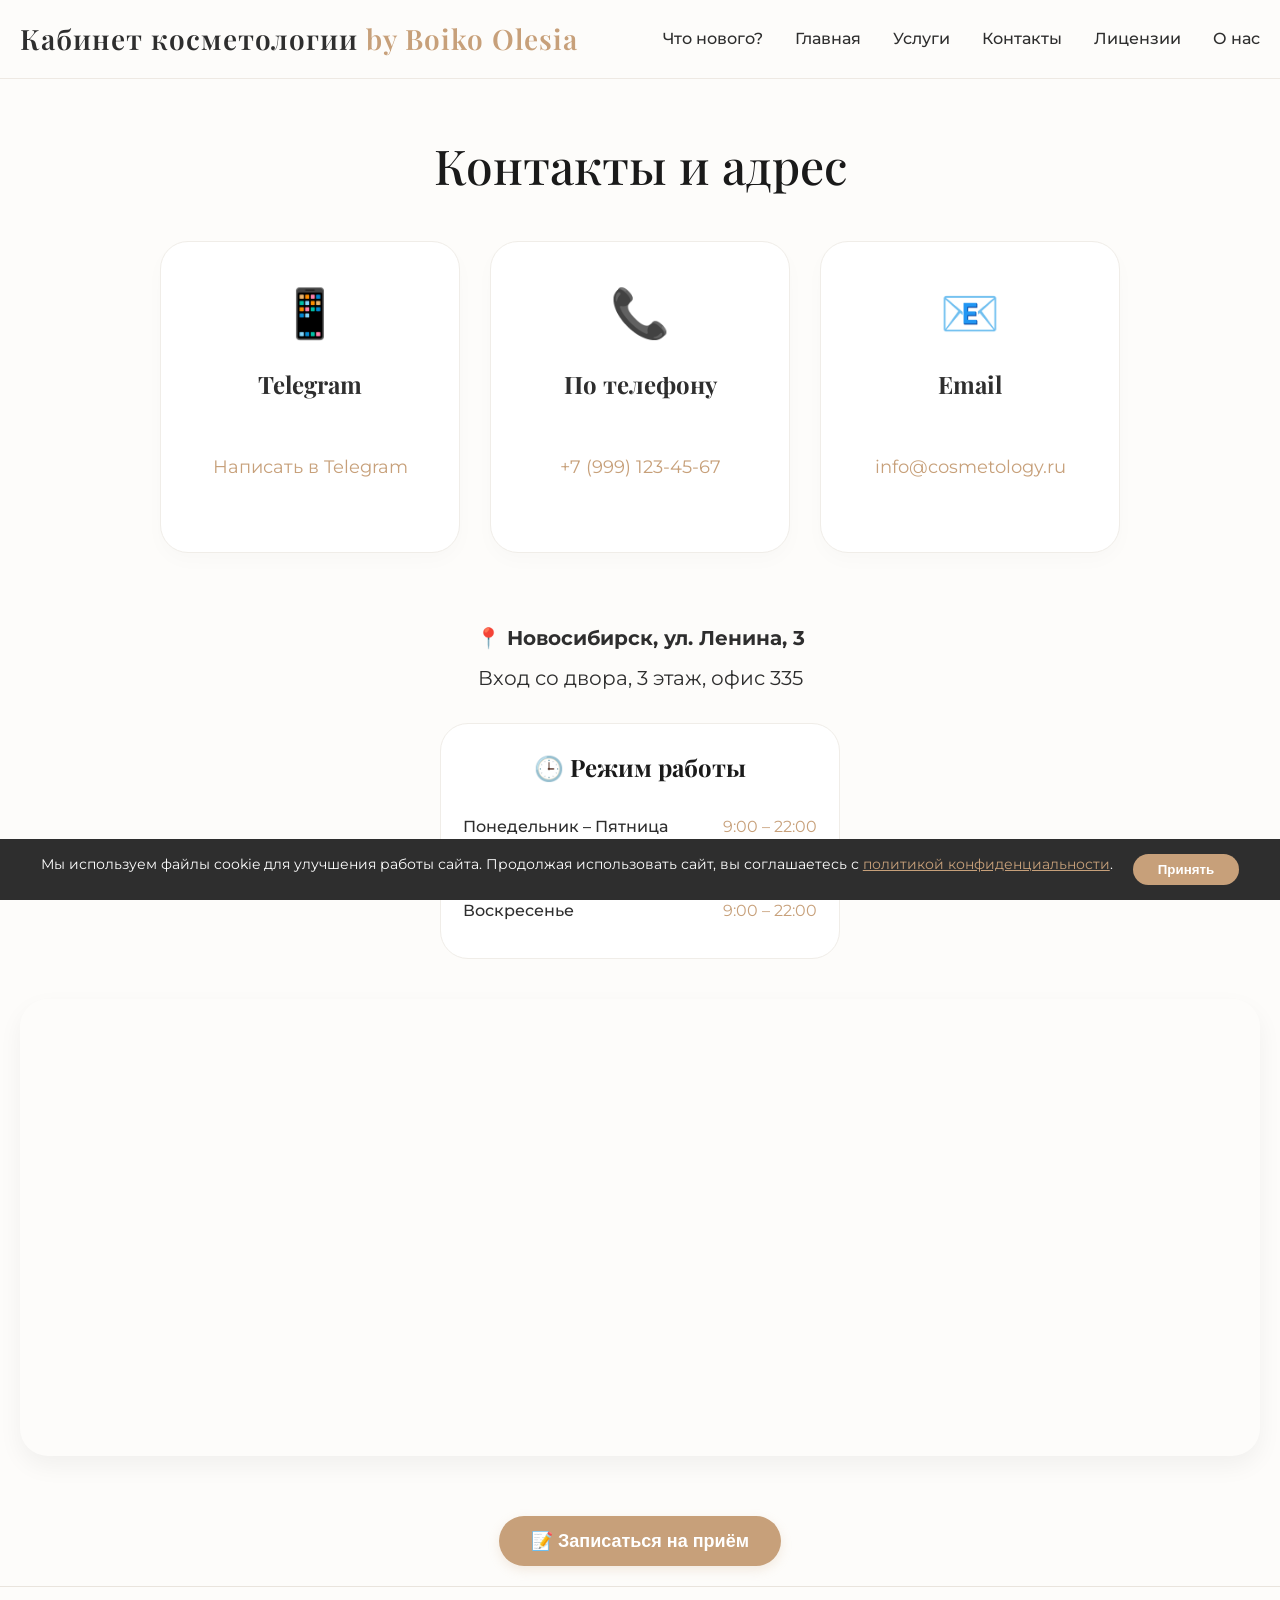
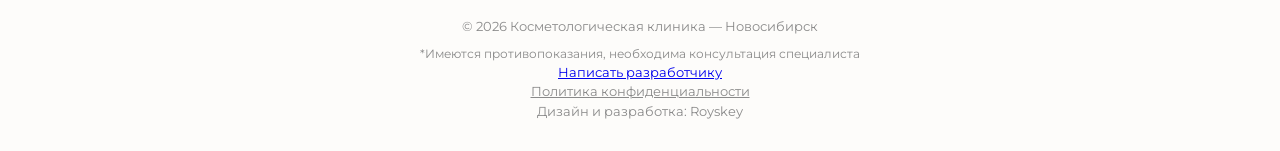
<file: public/contacts.html>
<!DOCTYPE html>
<html lang="ru">

<head>
    <meta charset="UTF-8">
    <meta name="viewport" content="width=device-width, initial-scale=1.0, user-scalable=yes">
    <title>Контакты и адрес | Косметологическая клиника</title>
    <link rel="stylesheet" href="style.css">
    <link href="https://fonts.googleapis.com/css2?family=Montserrat:wght@300;400;500;600;700&family=Playfair+Display:wght@400;500;600;700&display=swap" rel="stylesheet">
</head>

<body>

<div class="header">
    <div class="container">
        <a href="index.html" class="logo">Кабинет косметологии <span style="font-weight: 600;">by Boiko Olesia</span></a>
        <div class="burger" id="burgerBtn">
            <span></span><span></span><span></span>
        </div>
        <div class="nav" id="navMenu">
            <a href="changelog.html">Что нового?</a>
            <a href="index.html">Главная</a>
            <a href="services.html">Услуги</a>
            <a href="contacts.html">Контакты</a>
            <a href="licenses.html">Лицензии</a>
            <div class="dropdown">
                <a href="#" class="dropbtn">О нас</a>
                <div class="dropdown-content">
                    <a href="about.html">О клинике</a>
                    <a href="doctors.html">Наши врачи</a>
                    <a href="reviews.html">Отзывы</a>
                    <a href="vacancies.html">Вакансии</a>
                </div>
            </div>
        </div>
    </div>
</div>

<main>
    <div class="container">
        <h1 class="page-title">Контакты и адрес</h1>

        <div class="contacts-grid">
            <div class="contact-card">
                <div class="contact-icon">📱</div>
                <h3>Telegram</h3>
                <a href="https://t.me/hahahustla" target="_blank">Написать в Telegram</a>
            </div>
            <div class="contact-card">
                <div class="contact-icon">📞</div>
                <h3>По телефону</h3>
                <a href="tel:+79991234567">+7 (999) 123-45-67</a>
            </div>
            <div class="contact-card">
                <div class="contact-icon">📧</div>
                <h3>Email</h3>
                <a href="mailto:info@cosmetology.ru">info@cosmetology.ru</a>
            </div>
        </div>

        <div class="address-detail">
            <p><strong>📍 Новосибирск, ул. Ленина, 3</strong></p>
            <p>Вход со двора, 3 этаж, офис 335</p>
        </div>

        <div class="work-hours">
            <h3>🕒 Режим работы</h3>
            <table class="work-table">
                <tr><td>Понедельник – Пятница</td><td>9:00 – 22:00</td></tr>
                <tr><td>Суббота</td><td>Выходной</td></tr>
                <tr><td>Воскресенье</td><td>9:00 – 22:00</td></tr>
            </table>
        </div>

        <div class="map-container">
            <iframe src="https://yandex.ru/map-widget/v1/?ll=82.917065,55.029534&z=17&pt=82.917065,55.029534,flag" allowfullscreen></iframe>
        </div>

        <div style="text-align: center;">
            <button class="btn-telegram" onclick="openModal()">📝 Записаться на приём</button>
        </div>
    </div>
</main>

<div class="footer container">
    <p>© 2026 Косметологическая клиника — Новосибирск</p>
    <p style="font-size: 12px; margin-top: 8px;">*Имеются противопоказания, необходима консультация специалиста</p>
    <a href="https://max.ru/u/f9LHodD0cOLWiEgRhCEgfaOuINjwMWbU_dWpgs8yVqMPhD2Jj-6M0Y_9y_U" target="_blank" rel="noopener noreferrer">Написать разработчику</a><br>
    <p><a href="privacy.html" style="color: #8A8A8A; text-decoration: underline;">Политика конфиденциальности</a></p>
    <p>Дизайн и разработка: Royskey</p>
</div>

<!-- МОДАЛЬНАЯ ФОРМА -->
<div id="modal-form" class="modal-form">
    <div class="modal-form-content">
        <span class="modal-form-close">&times;</span>
        <div class="modal-form-header">
            <h2>Записаться на приём</h2>
            <p>Заполните форму, и мы свяжемся с вами</p>
        </div>
        <form id="beauty-application-form">
            <div class="form-group">
                <label for="modal-name">Ваше имя *</label>
                <input type="text" id="modal-name" name="name" required>
                <span class="form-error" id="name-error"></span>
            </div>
            <div class="form-group">
                <label for="modal-phone">Номер телефона *</label>
                <input type="tel" id="modal-phone" name="phone" placeholder="+7 (___) ___-__-__" required>
                <span class="form-error" id="phone-error"></span>
            </div>
            <div class="form-group">
                <label for="modal-service">Услуга (по желанию)</label>
                <select id="modal-service" name="service">
                    <option value="">Выберите услугу</option>
                    <option>Первичная консультация</option>
                    <option>Чистка лица</option>
                    <option>Пилинг</option>
                    <option>Биоревитализация</option>
                    <option>Контурная пластика</option>
                    <option>Ботулинотерапия</option>
                    <option>Уходовая программа</option>
                </select>
            </div>
            <div class="form-row">
                <div class="form-group">
                    <label for="modal-date">Удобная дата</label>
                    <input type="date" id="modal-date" name="date">
                </div>
                <div class="form-group">
                    <label for="modal-time">Удобное время</label>
                    <input type="time" id="modal-time" name="time">
                </div>
            </div>
            <div class="form-group">
                <label for="modal-message">Комментарий</label>
                <textarea id="modal-message" name="message" rows="3" placeholder="Дополнительная информация..."></textarea>
            </div>
            <div class="form-checkbox">
                <input type="checkbox" id="modal-consent" name="consent" required>
                <label for="modal-consent">Я соглашаюсь на <a href="privacy.html" target="_blank">обработку персональных данных</a></label>
            </div>
            <button type="submit" class="modal-submit-btn">Отправить заявку</button>
            <div id="modal-form-status" class="form-status"></div>
        </form>
    </div>
</div>

<script src="main.js" defer></script>

<div id="cookie-banner" style="position: fixed; bottom: 0; left: 0; right: 0; background: #2E2E2E; color: white; padding: 15px 20px; text-align: center; z-index: 1000; display: flex; justify-content: center; gap: 20px; flex-wrap: wrap; font-size: 14px;">
    <span>Мы используем файлы cookie для улучшения работы сайта. Продолжая использовать сайт, вы соглашаетесь с <a href="privacy.html" style="color: #C7A07A; text-decoration: underline;">политикой конфиденциальности</a>.</span>
    <button id="accept-cookies" style="background: #C7A07A; border: none; color: white; padding: 8px 25px; border-radius: 30px; cursor: pointer; font-weight: 600;">Принять</button>
</div>

</body>
</html>
</file>
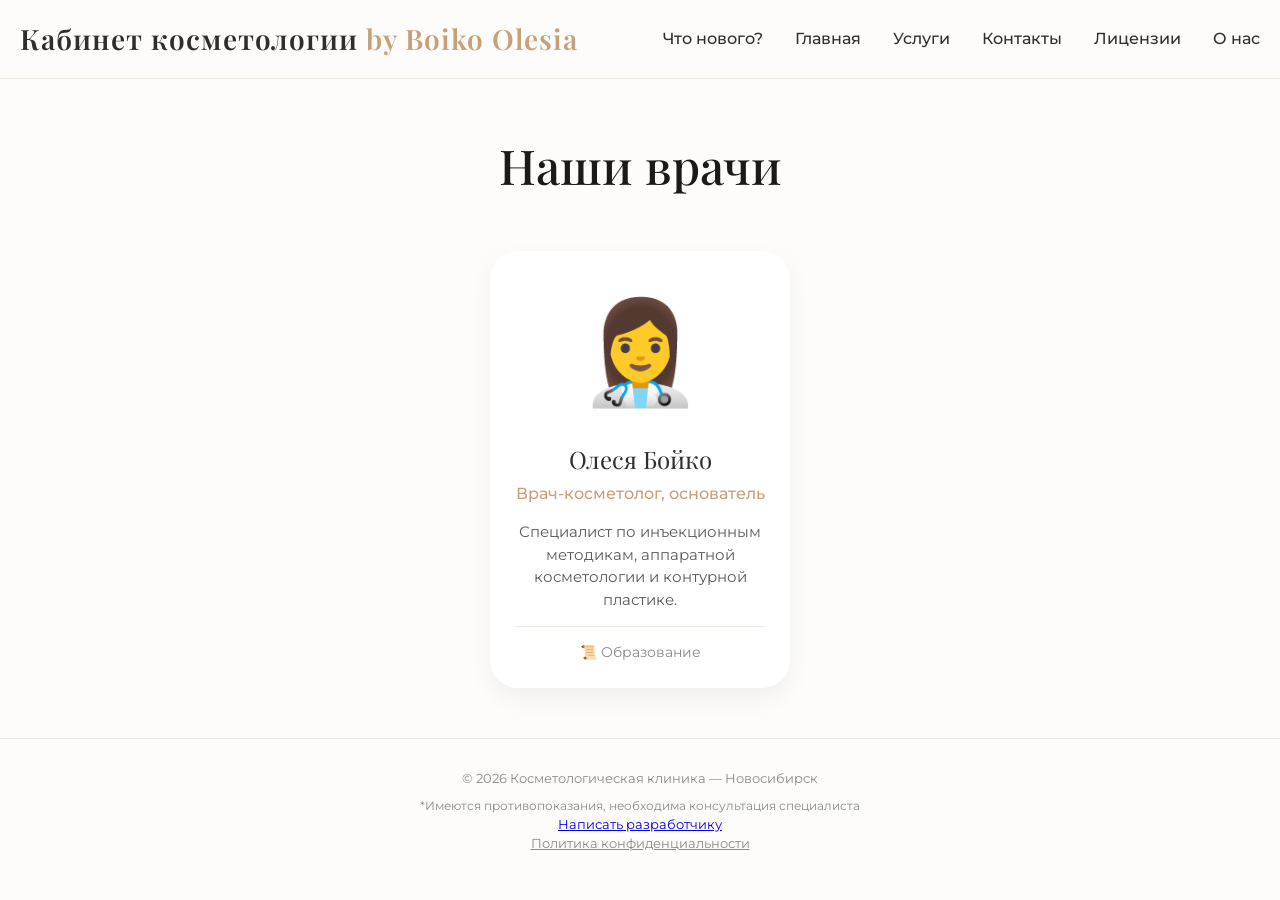
<file: public/doctors.html>
<!DOCTYPE html>
<html lang="ru">
<head>
    <meta charset="UTF-8">
    <meta name="viewport" content="width=device-width, initial-scale=1.0, user-scalable=yes">
    <title>Наши врачи | Кабинет косметологии by Boiko Olesia</title>
    <link rel="stylesheet" href="style.css">
    <link href="https://fonts.googleapis.com/css2?family=Montserrat:wght@300;400;500;600;700&family=Playfair+Display:wght@400;500;600;700&display=swap" rel="stylesheet">
</head>
<body>

<div class="header">
    <div class="container">
        <a href="index.html" class="logo">Кабинет косметологии <span style="font-weight: 600;">by Boiko Olesia</span></a>
        <div class="burger" id="burgerBtn">
            <span></span><span></span><span></span>
        </div>
        <div class="nav" id="navMenu">
            <a href="changelog.html">Что нового?</a>
            <a href="index.html">Главная</a>
            <a href="services.html">Услуги</a>
            <a href="contacts.html">Контакты</a>
            <a href="licenses.html">Лицензии</a>
            <div class="dropdown">
                <a href="#" class="dropbtn">О нас</a>
                <div class="dropdown-content">
                    <a href="about.html">О клинике</a>
                    <a href="doctors.html">Наши врачи</a>
                    <a href="reviews.html">Отзывы</a>
                    <a href="vacancies.html">Вакансии</a>
                </div>
            </div>
        </div>
    </div>
</div>

<main>
    <div class="container">
        <h1 class="page-title">Наши врачи</h1>
        <div class="doctors-grid">
            <div class="doctor-card">
                <div class="doctor-photo">👩‍⚕️</div>
                <div class="doctor-name">Олеся Бойко</div>
                <div class="doctor-position">Врач-косметолог, основатель</div>
                <div class="doctor-desc">Специалист по инъекционным методикам, аппаратной косметологии и контурной пластике.</div>
                <div class="doctor-diploma">📜 Образование</div>
            </div>
        </div>
    </div>
</main>

<div class="footer container">
    <p>© 2026 Косметологическая клиника — Новосибирск</p>
    <p class="footer-warning">*Имеются противопоказания, необходима консультация специалиста</p>
    <a href="https://max.ru/u/f9LHodD0cOLWiEgRhCEgfaOuINjwMWbU_dWpgs8yVqMPhD2Jj-6M0Y_9y_U" target="_blank" rel="noopener noreferrer">Написать разработчику</a><br>
    <p><a href="privacy.html" style="color: #8A8A8A; text-decoration: underline;">Политика конфиденциальности</a></p>
</div>

<script src="main.js" defer></script>
</body>
</html>
</file>
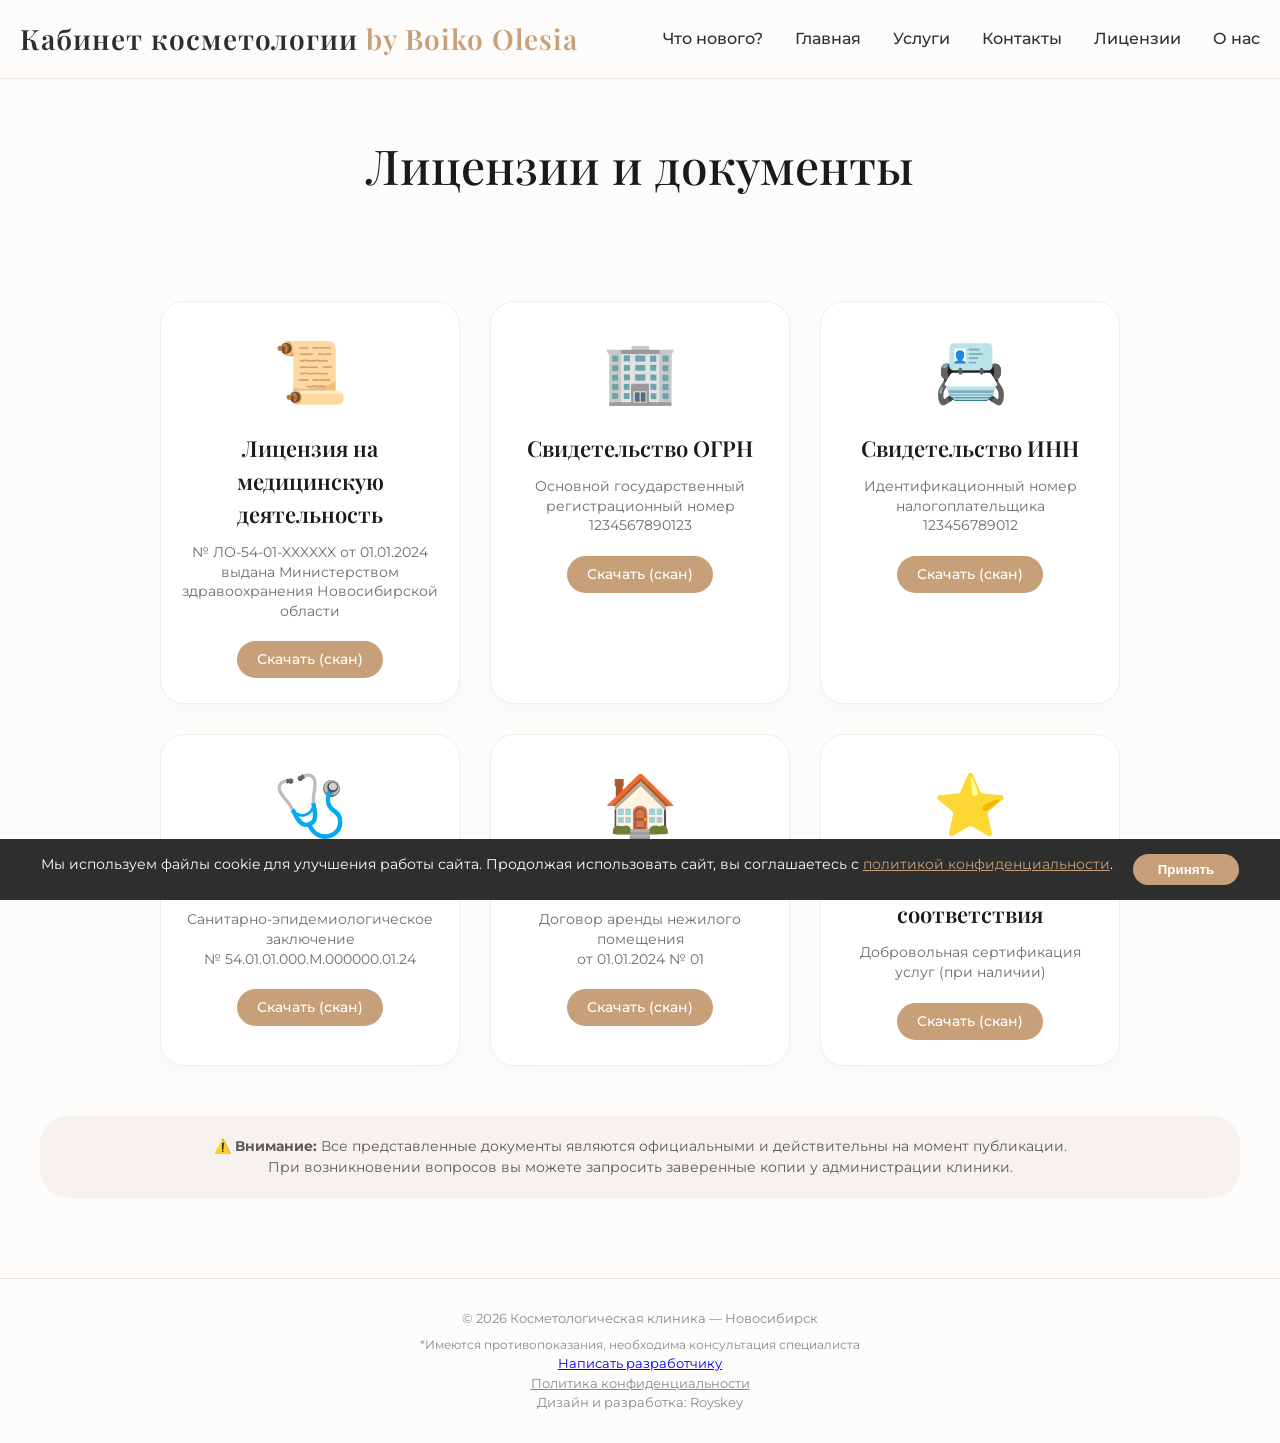
<file: public/licenses.html>
<!DOCTYPE html>
<html lang="ru">
<head>
    <meta charset="UTF-8">
    <meta name="viewport" content="width=device-width, initial-scale=1.0, user-scalable=yes">
    <title>Лицензии и документы | Кабинет косметологии by Boiko Olesia</title>
    <link href="https://fonts.googleapis.com/css2?family=Montserrat:wght@300;400;500;600;700&family=Playfair+Display:wght@400;500;600;700&display=swap" rel="stylesheet">
    <link rel="stylesheet" href="style.css">
</head>
<body>

<div class="header">
    <div class="container">
        <a href="index.html" class="logo">Кабинет косметологии <span style="font-weight: 600;">by Boiko Olesia</span></a>
        <div class="burger" id="burgerBtn">
            <span></span><span></span><span></span>
        </div>
        <div class="nav" id="navMenu">
            <a href="changelog.html">Что нового?</a>
            <a href="index.html">Главная</a>
            <a href="services.html">Услуги</a>
            <a href="contacts.html">Контакты</a>
            <a href="licenses.html">Лицензии</a>
            <div class="dropdown">
                <a href="#" class="dropbtn">О нас</a>
                <div class="dropdown-content">
                    <a href="about.html">О клинике</a>
                    <a href="doctors.html">Наши врачи</a>
                    <a href="reviews.html">Отзывы</a>
                    <a href="vacancies.html">Вакансии</a>
                </div>
            </div>
        </div>
    </div>
</div>

<main>
    <div class="container">
        <h1 class="page-title">Лицензии и документы</h1>
        
        <div class="licenses-content">
            <div class="licenses-grid">
                <div class="license-card">
                    <div class="license-icon">📜</div>
                    <div class="license-title">Лицензия на медицинскую деятельность</div>
                    <div class="license-description">
                        № ЛО-54-01-XXXXXX от 01.01.2024<br>
                        выдана Министерством здравоохранения Новосибирской области
                    </div>
                    <a href="#" class="license-link" download>Скачать (скан)</a>
                </div>

                <div class="license-card">
                    <div class="license-icon">🏢</div>
                    <div class="license-title">Свидетельство ОГРН</div>
                    <div class="license-description">
                        Основной государственный регистрационный номер<br>
                        1234567890123
                    </div>
                    <a href="#" class="license-link" download>Скачать (скан)</a>
                </div>

                <div class="license-card">
                    <div class="license-icon">📇</div>
                    <div class="license-title">Свидетельство ИНН</div>
                    <div class="license-description">
                        Идентификационный номер налогоплательщика<br>
                        123456789012
                    </div>
                    <a href="#" class="license-link" download>Скачать (скан)</a>
                </div>

                <div class="license-card">
                    <div class="license-icon">🩺</div>
                    <div class="license-title">СЭЗ</div>
                    <div class="license-description">
                        Санитарно-эпидемиологическое заключение<br>
                        № 54.01.01.000.М.000000.01.24
                    </div>
                    <a href="#" class="license-link" download>Скачать (скан)</a>
                </div>

                <div class="license-card">
                    <div class="license-icon">🏠</div>
                    <div class="license-title">Договор аренды</div>
                    <div class="license-description">
                        Договор аренды нежилого помещения<br>
                        от 01.01.2024 № 01
                    </div>
                    <a href="#" class="license-link" download>Скачать (скан)</a>
                </div>

                <div class="license-card">
                    <div class="license-icon">⭐</div>
                    <div class="license-title">Сертификаты соответствия</div>
                    <div class="license-description">
                        Добровольная сертификация услуг (при наличии)
                    </div>
                    <a href="#" class="license-link" download>Скачать (скан)</a>
                </div>
            </div>

            <div class="note-text">
                <strong>⚠️ Внимание:</strong> Все представленные документы являются официальными и действительны на момент публикации. <br>
                При возникновении вопросов вы можете запросить заверенные копии у администрации клиники.
            </div>
        </div>
    </div>
</main>

<div class="footer container">
    <p>© 2026 Косметологическая клиника — Новосибирск</p>
    <p class="footer-warning">*Имеются противопоказания, необходима консультация специалиста</p>
    <a href="https://max.ru/u/f9LHodD0cOLWiEgRhCEgfaOuINjwMWbU_dWpgs8yVqMPhD2Jj-6M0Y_9y_U" target="_blank" rel="noopener noreferrer">Написать разработчику</a><br>
    <p><a href="privacy.html" style="color: #8A8A8A; text-decoration: underline;">Политика конфиденциальности</a></p>
    <p>Дизайн и разработка: Royskey</p>
</div>

<div class="watermark">
    Дизайн и разработка: Royskey
</div>

<script src="main.js" defer></script>

<div id="cookie-banner" style="position: fixed; bottom: 0; left: 0; right: 0; background: #2E2E2E; color: white; padding: 15px 20px; text-align: center; z-index: 1000; display: flex; justify-content: center; gap: 20px; flex-wrap: wrap; font-size: 14px;">
    <span>Мы используем файлы cookie для улучшения работы сайта. Продолжая использовать сайт, вы соглашаетесь с <a href="privacy.html" style="color: #C7A07A; text-decoration: underline;">политикой конфиденциальности</a>.</span>
    <button id="accept-cookies" style="background: #C7A07A; border: none; color: white; padding: 8px 25px; border-radius: 30px; cursor: pointer; font-weight: 600;">Принять</button>
</div>

</body>
</html>
</file>
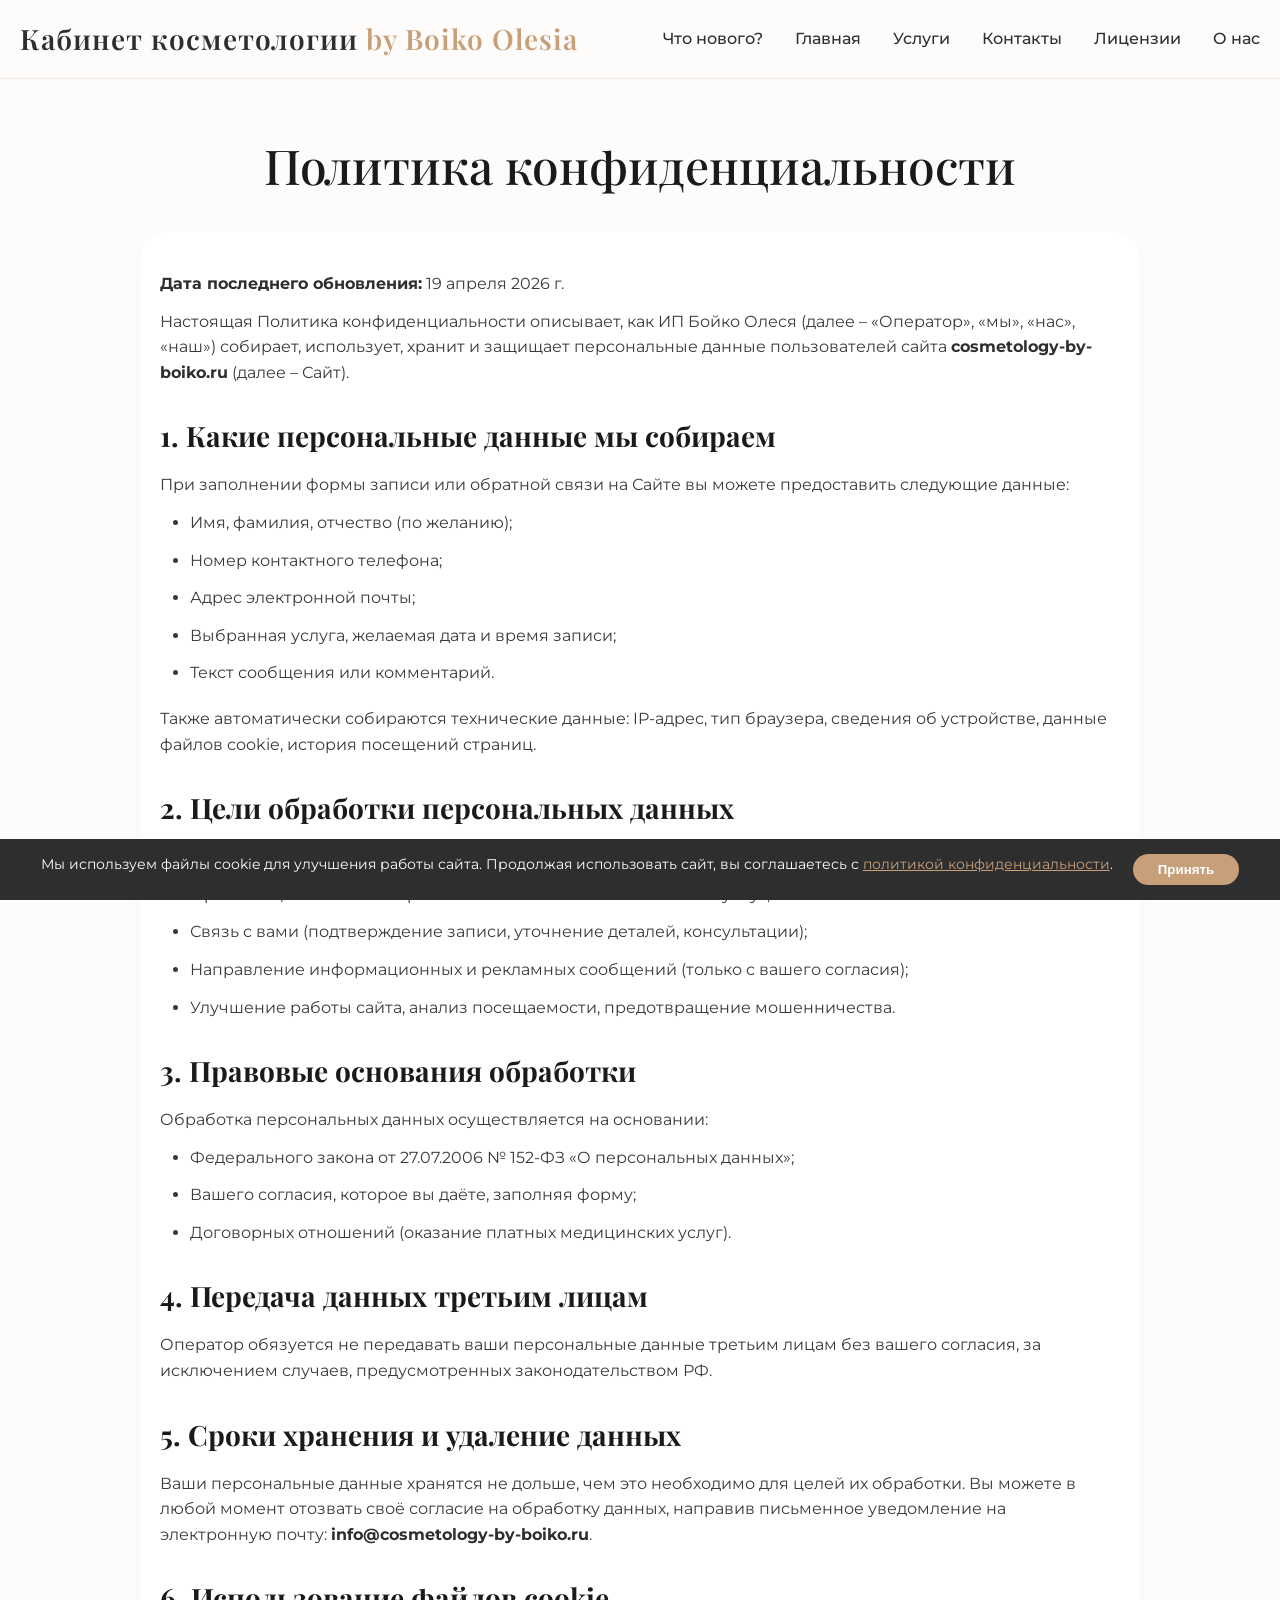
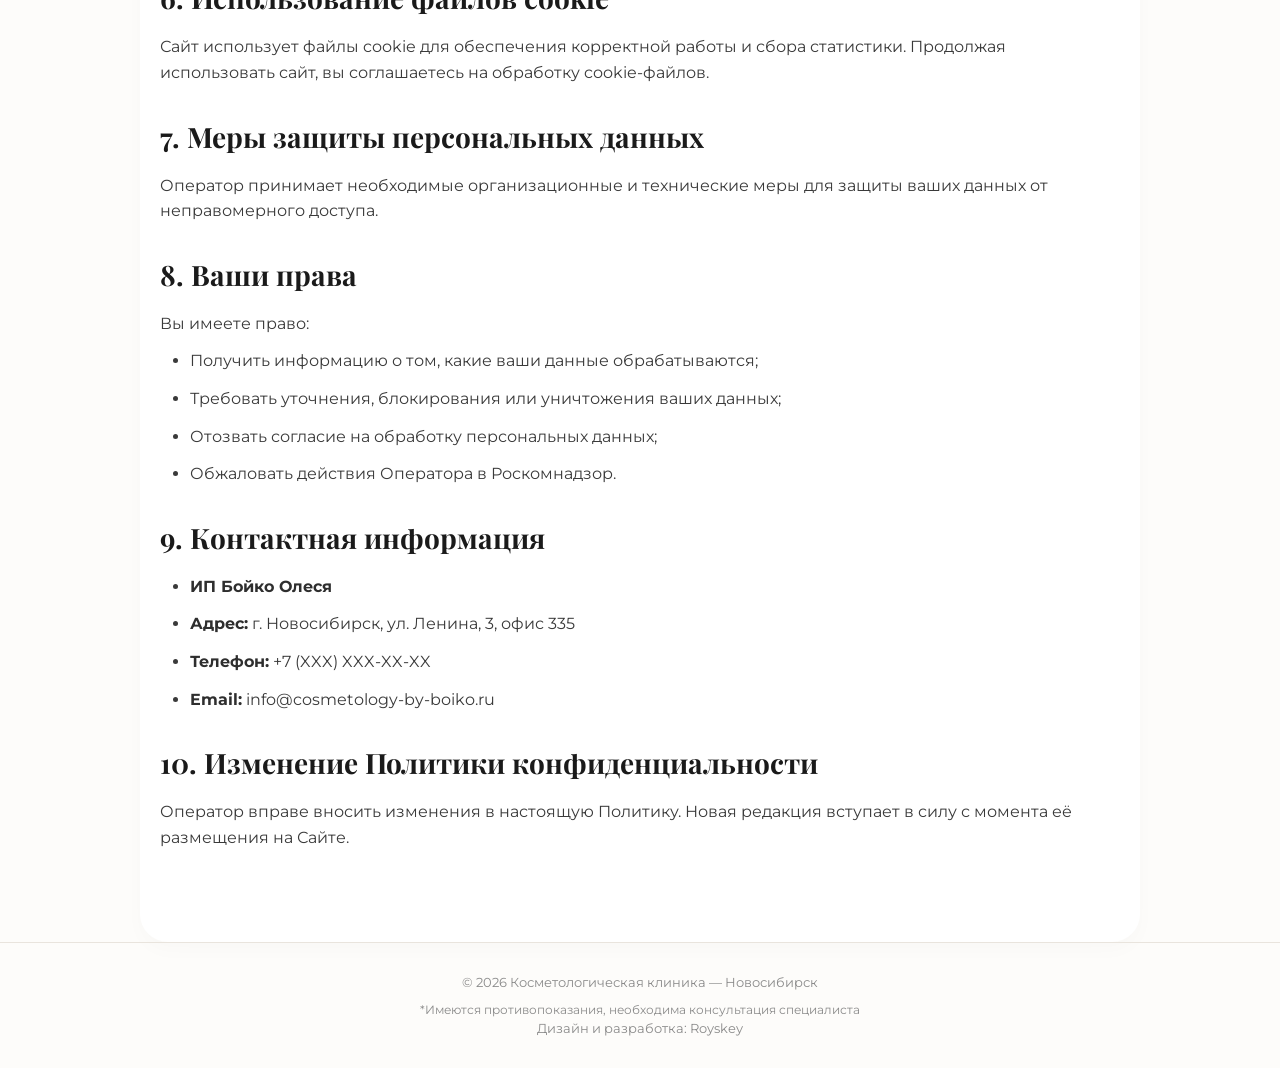
<file: public/privacy.html>
<!DOCTYPE html>
<html lang="ru">
<head>
    <meta charset="UTF-8">
    <meta name="viewport" content="width=device-width, initial-scale=1.0, user-scalable=yes">
    <title>Политика конфиденциальности | Кабинет косметологии by Boiko Olesia</title>
    <link href="https://fonts.googleapis.com/css2?family=Montserrat:wght@300;400;500;600;700&family=Playfair+Display:wght@400;500;600;700&display=swap" rel="stylesheet">
    <link rel="stylesheet" href="style.css">
</head>
<body>

<div class="header">
    <div class="container">
        <a href="index.html" class="logo">Кабинет косметологии <span style="font-weight: 600;">by Boiko Olesia</span></a>
        <div class="burger" id="burgerBtn">
            <span></span><span></span><span></span>
        </div>
        <div class="nav" id="navMenu">
            <a href="changelog.html">Что нового?</a>
            <a href="index.html">Главная</a>
            <a href="services.html">Услуги</a>
            <a href="contacts.html">Контакты</a>
            <a href="licenses.html">Лицензии</a>
            <div class="dropdown">
                <a href="#" class="dropbtn">О нас</a>
                <div class="dropdown-content">
                    <a href="about.html">О клинике</a>
                    <a href="doctors.html">Наши врачи</a>
                    <a href="reviews.html">Отзывы</a>
                    <a href="vacancies.html">Вакансии</a>
                </div>
            </div>
        </div>
    </div>
</div>

<main>
    <div class="container">
        <h1 class="page-title">Политика конфиденциальности</h1>
        
        <div class="privacy-content">
            <p><strong>Дата последнего обновления:</strong> 19 апреля 2026 г.</p>
            <p>Настоящая Политика конфиденциальности описывает, как ИП Бойко Олеся (далее – «Оператор», «мы», «нас», «наш») собирает, использует, хранит и защищает персональные данные пользователей сайта <strong>cosmetology-by-boiko.ru</strong> (далее – Сайт).</p>

            <h2>1. Какие персональные данные мы собираем</h2>
            <p>При заполнении формы записи или обратной связи на Сайте вы можете предоставить следующие данные:</p>
            <ul>
                <li>Имя, фамилия, отчество (по желанию);</li>
                <li>Номер контактного телефона;</li>
                <li>Адрес электронной почты;</li>
                <li>Выбранная услуга, желаемая дата и время записи;</li>
                <li>Текст сообщения или комментарий.</li>
            </ul>
            <p>Также автоматически собираются технические данные: IP-адрес, тип браузера, сведения об устройстве, данные файлов cookie, история посещений страниц.</p>

            <h2>2. Цели обработки персональных данных</h2>
            <p>Оператор обрабатывает ваши персональные данные для следующих целей:</p>
            <ul>
                <li>Организация записи на приём и оказание косметологических услуг;</li>
                <li>Связь с вами (подтверждение записи, уточнение деталей, консультации);</li>
                <li>Направление информационных и рекламных сообщений (только с вашего согласия);</li>
                <li>Улучшение работы сайта, анализ посещаемости, предотвращение мошенничества.</li>
            </ul>

            <h2>3. Правовые основания обработки</h2>
            <p>Обработка персональных данных осуществляется на основании:</p>
            <ul>
                <li>Федерального закона от 27.07.2006 № 152-ФЗ «О персональных данных»;</li>
                <li>Вашего согласия, которое вы даёте, заполняя форму;</li>
                <li>Договорных отношений (оказание платных медицинских услуг).</li>
            </ul>

            <h2>4. Передача данных третьим лицам</h2>
            <p>Оператор обязуется не передавать ваши персональные данные третьим лицам без вашего согласия, за исключением случаев, предусмотренных законодательством РФ.</p>

            <h2>5. Сроки хранения и удаление данных</h2>
            <p>Ваши персональные данные хранятся не дольше, чем это необходимо для целей их обработки. Вы можете в любой момент отозвать своё согласие на обработку данных, направив письменное уведомление на электронную почту: <strong>info@cosmetology-by-boiko.ru</strong>.</p>

            <h2>6. Использование файлов cookie</h2>
            <p>Сайт использует файлы cookie для обеспечения корректной работы и сбора статистики. Продолжая использовать сайт, вы соглашаетесь на обработку cookie-файлов.</p>

            <h2>7. Меры защиты персональных данных</h2>
            <p>Оператор принимает необходимые организационные и технические меры для защиты ваших данных от неправомерного доступа.</p>

            <h2>8. Ваши права</h2>
            <p>Вы имеете право:</p>
            <ul>
                <li>Получить информацию о том, какие ваши данные обрабатываются;</li>
                <li>Требовать уточнения, блокирования или уничтожения ваших данных;</li>
                <li>Отозвать согласие на обработку персональных данных;</li>
                <li>Обжаловать действия Оператора в Роскомнадзор.</li>
            </ul>

            <h2>9. Контактная информация</h2>
            <ul>
                <li><strong>ИП Бойко Олеся</strong></li>
                <li><strong>Адрес:</strong> г. Новосибирск, ул. Ленина, 3, офис 335</li>
                <li><strong>Телефон:</strong> +7 (XXX) XXX-XX-XX</li>
                <li><strong>Email:</strong> info@cosmetology-by-boiko.ru</li>
            </ul>

            <h2>10. Изменение Политики конфиденциальности</h2>
            <p>Оператор вправе вносить изменения в настоящую Политику. Новая редакция вступает в силу с момента её размещения на Сайте.</p>
        </div>
    </div>
</main>

<div class="footer container">
    <p>© 2026 Косметологическая клиника — Новосибирск</p>
    <p class="footer-warning">*Имеются противопоказания, необходима консультация специалиста</p>
    <p>Дизайн и разработка: Royskey</p>
</div>

<div class="watermark">
    Дизайн и разработка: Royskey
</div>

<script src="main.js" defer></script>

<div id="cookie-banner" style="position: fixed; bottom: 0; left: 0; right: 0; background: #2E2E2E; color: white; padding: 15px 20px; text-align: center; z-index: 1000; display: flex; justify-content: center; gap: 20px; flex-wrap: wrap; font-size: 14px;">
    <span>Мы используем файлы cookie для улучшения работы сайта. Продолжая использовать сайт, вы соглашаетесь с <a href="privacy.html" style="color: #C7A07A; text-decoration: underline;">политикой конфиденциальности</a>.</span>
    <button id="accept-cookies" style="background: #C7A07A; border: none; color: white; padding: 8px 25px; border-radius: 30px; cursor: pointer; font-weight: 600;">Принять</button>
</div>

</body>
</html>
</file>
<file: style.css>
/* =============================================
   Косметологическая клиника — Глобальные стили
   ============================================= */

/* ---------- Сброс и база ---------- */
* {
    margin: 0;
    padding: 0;
    box-sizing: border-box;
}

body {
    background-color: #FDFCFA;
    font-family: 'Montserrat', sans-serif;
    color: #2E2E2E;
    line-height: 1.5;
    scroll-behavior: smooth;
}

.container {
    max-width: 1300px;
    margin: 0 auto;
    padding: 0 20px;
}

/* ---------- Шапка (общая для всех страниц) ---------- */
.header {
    background: rgba(253, 252, 250, 0.96);
    backdrop-filter: blur(8px);
    position: sticky;
    top: 0;
    z-index: 100;
    border-bottom: 1px solid #EEE9E3;
    padding: 18px 0;
}

.header .container {
    display: flex;
    justify-content: space-between;
    align-items: center;
    flex-wrap: wrap;
}

.logo {
    font-family: 'Playfair Display', serif;
    font-size: 28px;
    font-weight: 600;
    letter-spacing: 1px;
    color: #2E2E2E;
    text-decoration: none;
    white-space: normal;
    word-break: keep-all; /* запрещает разрыв внутри слов */
}

.logo-author {
    font-weight: 400;
    font-size: 0.9em;
    white-space: nowrap; /* чтобы «by Boiko Olesia» не разрывалось */
}

@media (max-width: 550px) {
    .logo {
        font-size: 20px;
        display: inline-block;
        max-width: 70%;
    }
    .logo-author {
        display: block; /* переводит подпись на новую строку */
        margin-top: 2px;
        white-space: normal; /* разрешает перенос, если совсем узко */
    }
}

.logo span {
    color: #C7A07A;
}

.nav {
    display: flex;
    gap: 32px;
    align-items: center;
}

.nav a {
    text-decoration: none;
    font-weight: 500;
    color: #2E2E2E;
    transition: color 0.2s;
    font-size: 16px;
}

.nav a:hover {
    color: #C7A07A;
}

/* Бургер-меню (мобильная версия) */
.burger {
    display: none;
    flex-direction: column;
    cursor: pointer;
    gap: 5px;
    margin-left: auto;
}

.burger span {
    width: 25px;
    height: 2px;
    background-color: #2E2E2E;
    transition: 0.3s;
}

@media (max-width: 768px) {
    .burger {
        display: flex;
    }

    .nav {
        position: fixed;
        top: 70px;
        left: -100%;
        width: 100%;
        height: calc(100vh - 70px);
        background: #FDFCFA;
        flex-direction: column;
        justify-content: center;
        gap: 40px;
        transition: 0.3s;
        backdrop-filter: blur(10px);
        z-index: 99;
    }

    .nav.active {
        left: 0;
    }

    .burger.active span:nth-child(1) {
        transform: rotate(45deg) translate(5px, 5px);
    }

    .burger.active span:nth-child(2) {
        opacity: 0;
    }

    .burger.active span:nth-child(3) {
        transform: rotate(-45deg) translate(5px, -5px);
    }
}

/* ---------- Подвал (общий) ---------- */
.footer {
    text-align: center;
    padding: 30px 0;
    border-top: 1px solid #E9E4DD;
    font-size: 13px;
    color: #8A8A8A;
}

/* ---------- Кнопка Telegram (общая) ---------- */
.btn-telegram {
    display: inline-flex;
    align-items: center;
    gap: 12px;
    background: #C7A07A;
    color: white;
    padding: 14px 32px;
    border-radius: 50px;
    text-decoration: none;
    font-weight: 600;
    font-size: 18px;
    transition: all 0.3s;
    box-shadow: 0 4px 12px rgba(199, 160, 122, 0.2);
    cursor: pointer;
    border: none;
    margin: 20px auto;
    width: fit-content;
}

.btn-telegram:hover {
    background: #B0855E;
    transform: translateY(-2px);
}

/* ---------- Общие стили для заголовков страниц ---------- */
.page-title {
    font-family: 'Playfair Display', serif;
    font-size: 48px;
    font-weight: 500;
    margin: 50px 0 30px;
    text-align: center;
    color: #1A1A1A;
    opacity: 0;
    transform: translateY(25px);
    transition: opacity 0.7s ease, transform 0.7s ease;
}

.page-title.visible {
    opacity: 1;
    transform: translateY(0);
}

.section-title {
    font-family: 'Playfair Display', serif;
    font-size: 42px;
    font-weight: 500;
    text-align: center;
    margin-bottom: 20px;
}

.section-sub {
    text-align: center;
    color: #6C6C6C;
    margin-bottom: 50px;
    font-size: 18px;
}

/* ---------- Стили для главной страницы (index) ---------- */
.hero {
    display: flex;
    align-items: center;
    justify-content: space-between;
    flex-wrap: wrap;
    gap: 50px;
    padding: 70px 0 50px;
}

.hero-content {
    flex: 1;
    text-align: left;
}

.hero-title {
    font-family: 'Playfair Display', serif;
    font-size: clamp(38px, 6vw, 62px);
    font-weight: 600;
    line-height: 1.1;
    margin-bottom: 25px;
    color: #1A1A1A;
}

.hero-title .accent {
    color: #C7A07A;
}

.hero-subtitle {
    font-size: 18px;
    font-weight: 400;
    margin-bottom: 35px;
    max-width: 500px;
    color: #5A5A5A;
}

.hero-image {
    flex: 1;
    text-align: center;
}

.hero-image img {
    width: 300px;
    height: 250px;
    object-fit: cover;
    border-radius: 30px;
    box-shadow: 0 20px 35px rgba(0, 0, 0, 0.05);
}

.mission {
    text-align: center;
    padding: 80px 0 60px;
    background: #FFFFFF;
    border-radius: 60px;
    margin: 30px 0;
}

.mission h2 {
    font-family: 'Playfair Display', serif;
    font-size: 42px;
    font-weight: 500;
    margin-bottom: 25px;
}

.mission p {
    max-width: 800px;
    margin: 0 auto 20px;
    font-size: 18px;
    color: #4A4A4A;
    line-height: 1.6;
}

.slogan {
    font-size: 24px;
    font-style: italic;
    color: #C7A07A;
    margin-top: 20px;
}

.gallery {
    padding: 60px 0;
}

.gallery-grid {
    display: flex;
    flex-wrap: wrap;
    gap: 30px;
    justify-content: center;
}

.gallery-item {
    width: 300px;
    height: 250px;
    border-radius: 24px;
    overflow: hidden;
    box-shadow: 0 10px 20px rgba(0, 0, 0, 0.05);
    transition: transform 0.3s;
}

.gallery-item:hover {
    transform: translateY(-5px);
}

.gallery-item img {
    width: 100%;
    height: 100%;
    object-fit: cover;
    display: block;
}

.values {
    background: #FFFFFF;
    padding: 70px 0;
    border-radius: 60px;
    margin: 40px 0;
}

.values-grid {
    display: flex;
    flex-wrap: wrap;
    justify-content: center;
    gap: 50px;
    margin-top: 40px;
}

.value-card {
    text-align: center;
    max-width: 250px;
}

.value-icon {
    font-size: 52px;
    margin-bottom: 20px;
}

.value-card h4 {
    font-size: 22px;
    margin-bottom: 12px;
}

.services {
    padding: 70px 0;
}

.services-grid {
    display: flex;
    flex-wrap: wrap;
    gap: 30px;
    justify-content: center;
}

.service-card {
    background: #FFFFFF;
    border-radius: 24px;
    width: 300px;
    overflow: hidden;
    box-shadow: 0 8px 20px rgba(0, 0, 0, 0.02);
    border: 1px solid #F0EDE8;
    opacity: 0;
    transform: translateY(30px);
    transition: opacity 0.7s ease, transform 0.7s ease;
}

.service-card:hover {
    transform: translateY(-6px);
    box-shadow: 0 20px 30px rgba(0, 0, 0, 0.05);
}

.service-img {
    width: 100%;
    height: 200px;
    object-fit: cover;
}

.service-info {
    padding: 20px;
}

.service-name {
    font-family: 'Playfair Display', serif;
    font-size: 22px;
    font-weight: 600;
    margin-bottom: 8px;
}

.service-price {
    color: #C7A07A;
    font-size: 20px;
    font-weight: 600;
    margin-bottom: 10px;
}

.service-desc {
    font-size: 14px;
    color: #6C6C6C;
}

.reviews {
    background: #FFFFFF;
    padding: 70px 0;
    border-radius: 60px;
    margin: 40px 0;
}

.reviews-grid {
    display: flex;
    flex-wrap: wrap;
    justify-content: center;
    gap: 30px;
}

.review-card {
    background: #FDFCFA;
    border-radius: 24px;
    padding: 25px;
    width: 320px;
    border: 1px solid #F0EDE8;
}

.review-text {
    font-size: 16px;
    font-style: italic;
    margin-bottom: 15px;
    color: #3A3A3A;
}

.review-author {
    font-weight: 600;
    color: #C7A07A;
}

/* ---------- Стили для страницы услуг (список карточек) ---------- */
.services-full {
    display: flex;
    flex-wrap: wrap;
    gap: 30px;
    justify-content: center;
    margin: 40px 0 70px;
}

.service-item {
    background: #FFFFFF;
    border-radius: 24px;
    width: 280px;
    padding: 20px;
    box-shadow: 0 8px 20px rgba(0, 0, 0, 0.02);
    border: 1px solid #F0EDE8;
    transition: transform 0.3s ease, box-shadow 0.3s ease;
    opacity: 0;
    transform: translateY(25px);
    transition: opacity 0.7s ease, transform 0.7s ease;
}

.service-item.visible {
    opacity: 1;
    transform: translateY(0);
}

.service-item:hover {
    transform: translateY(-5px);
    box-shadow: 0 15px 25px rgba(0, 0, 0, 0.05);
}

.service-item h3 {
    font-family: 'Playfair Display', serif;
    font-size: 22px;
    margin-bottom: 10px;
}

.service-item .price {
    color: #C7A07A;
    font-size: 20px;
    font-weight: 600;
    margin-bottom: 12px;
}

.service-item p {
    color: #6C6C6C;
    font-size: 14px;
}

/* ---------- Стили для страницы услуг – таблица прайс-листа ---------- */
.table-wrapper {
    overflow-x: auto;
    margin: 40px 0;
}

.price-table {
    width: 100%;
    border-collapse: collapse;
    background: #FFFFFF;
    border-radius: 28px;
    overflow: hidden;
    box-shadow: 0 8px 20px rgba(0, 0, 0, 0.02);
}

.price-table th,
.price-table td {
    padding: 18px 20px;
    text-align: left;
    border-bottom: 1px solid #F0EDE8;
    font-size: 18px;
}

.price-table th {
    background-color: #F5F2EF;
    font-weight: 700;
    font-family: 'Playfair Display', serif;
    font-size: 20px;
    color: #2E2E2E;
}

.price-table tr:last-child td {
    border-bottom: none;
}

.price-table tr:hover td {
    background-color: #FDFCFA;
}

.price-table .price {
    color: #C7A07A;
    font-weight: 600;
    white-space: nowrap;
}

/* ---------- Стили для страницы контактов и адреса ---------- */
.contacts-grid {
    display: flex;
    flex-wrap: wrap;
    gap: 30px;
    justify-content: center;
    align-items: stretch;
    margin: 40px 0 70px;
}

.contact-card {
    background: #FFFFFF;
    border-radius: 28px;
    padding: 35px 30px;
    width: 300px;
    text-align: center;
    border: 1px solid #F0EDE8;
    box-shadow: 0 8px 20px rgba(0, 0, 0, 0.02);
    transition: transform 0.3s ease, box-shadow 0.3s ease;
    display: flex;
    flex-direction: column;
    opacity: 0;
    transform: translateY(25px);
    transition: opacity 0.7s ease, transform 0.7s ease;
}

.contact-card.visible {
    opacity: 1;
    transform: translateY(0);
}

.contact-card:hover {
    transform: translateY(-5px);
    box-shadow: 0 15px 25px rgba(0, 0, 0, 0.05);
}

.contact-icon {
    font-size: 48px;
    margin-bottom: 20px;
    min-height: 70px;
}

.contact-card h3 {
    font-family: 'Playfair Display', serif;
    font-size: 24px;
    margin: 0 0 15px;
    min-height: 70px;
    line-height: 1.3;
}

.contact-card a {
    font-size: 18px;
    color: #C7A07A;
    text-decoration: none;
    margin: 0 0 15px;
    min-height: 48px;
    display: block;
    word-break: break-word;
}

.contact-card a:hover {
    color: #B0855E;
}

.contact-card p {
    font-size: 16px;
    color: #5A5A5A;
    margin: 0;
    min-height: 70px;
}

.address-detail {
    text-align: center;
    margin: 30px 0 20px;
    opacity: 0;
    transform: translateY(25px);
    transition: opacity 0.7s ease, transform 0.7s ease;
}

.address-detail.visible {
    opacity: 1;
    transform: translateY(0);
}

.address-detail p {
    font-size: 20px;
    margin: 10px 0;
}

/* Часы работы */
.work-hours {
    text-align: center;
    margin: 30px auto 20px;
    background: #FFFFFF;
    border-radius: 28px;
    padding: 25px 20px;
    max-width: 400px;
    border: 1px solid #F0EDE8;
}

.work-hours h3 {
    font-family: 'Playfair Display', serif;
    font-size: 24px;
    margin-bottom: 20px;
    color: #1A1A1A;
}

.work-table {
    width: 100%;
    margin: 0 auto;
    font-size: 16px;
}

.work-table td {
    padding: 8px 0;
    color: #2E2E2E;
}

.work-table td:first-child {
    font-weight: 500;
    text-align: left;
}

.work-table td:last-child {
    text-align: right;
    color: #C7A07A;
}

.map-container {
    margin: 40px 0;
    border-radius: 28px;
    overflow: hidden;
    box-shadow: 0 10px 25px rgba(0, 0, 0, 0.05);
    opacity: 0;
    transform: translateY(25px);
    transition: opacity 0.7s ease, transform 0.7s ease;
}

.map-container.visible {
    opacity: 1;
    transform: translateY(0);
}

.map-container iframe {
    width: 100%;
    height: 450px;
    border: 0;
}

.directions {
    background: #FFFFFF;
    border-radius: 28px;
    padding: 30px;
    margin: 40px 0;
    border: 1px solid #F0EDE8;
    opacity: 0;
    transform: translateY(25px);
    transition: opacity 0.7s ease, transform 0.7s ease;
}

.directions.visible {
    opacity: 1;
    transform: translateY(0);
}

.directions h3 {
    font-family: 'Playfair Display', serif;
    font-size: 28px;
    margin-bottom: 20px;
}

.directions ul {
    list-style: none;
}

.directions li {
    margin-bottom: 15px;
    font-size: 16px;
    padding-left: 25px;
    position: relative;
}

.directions li::before {
    content: "🚌";
    position: absolute;
    left: 0;
}

/* ---------- Адаптивность для мобильных устройств ---------- */
@media (max-width: 800px) {
    .hero {
        flex-direction: column;
        text-align: center;
    }

    .hero-content {
        text-align: center;
    }

    .hero-subtitle {
        margin-left: auto;
        margin-right: auto;
    }

    .section-title {
        font-size: 32px;
    }

    .gallery-item,
    .service-card,
    .review-card,
    .service-item,
    .contact-card {
        width: 100%;
        max-width: 340px;
    }

    .gallery-item {
        height: auto;
    }

    .page-title {
        font-size: 36px;
    }

    .map-container iframe {
        height: 300px;
    }

    .directions li {
        font-size: 14px;
    }

    /* Уменьшаем шрифт названий услуг */
    .service-name,
    .service-item h3 {
        font-size: 18px;
        word-break: break-word;
        hyphens: auto;
    }

    .service-price,
    .service-item .price {
        font-size: 16px;
    }

    .service-desc,
    .service-item p {
        font-size: 12px;
    }

    .service-info {
        padding: 15px;
    }

    /* Таблица прайс-листа */
    .price-table th,
    .price-table td {
        padding: 12px 15px;
        font-size: 14px;
    }

    .price-table .price {
        white-space: normal;
    }
}

/* ---------- Анимация появления блоков на главной странице ---------- */
.hero,
.mission,
.gallery,
.values,
.services,
.reviews,
.footer {
    opacity: 0;
    transform: translateY(30px);
    animation: fadeInUp 0.8s ease forwards;
}

.hero {
    animation-delay: 0.1s;
}

.mission {
    animation-delay: 0.2s;
}

.gallery {
    animation-delay: 0.3s;
}

.values {
    animation-delay: 0.4s;
}

.services {
    animation-delay: 0.5s;
}

.reviews {
    animation-delay: 0.6s;
}

.footer {
    animation-delay: 0.7s;
}

@keyframes fadeInUp {
    to {
        opacity: 1;
        transform: translateY(0);
    }
}

/* ---------- Вспомогательный класс для анимации при скролле ---------- */
.visible {
    opacity: 1 !important;
    transform: translateY(0) !important;
}

/* ---------- Страница "О нас" ---------- */
.about-content {
    max-width: 900px;
    margin: 0 auto;
    padding: 20px 0 60px;
}

    /* общие стили для текстового блока */

.about-heading {
    font-family: 'Playfair Display', serif;
    font-size: 32px;
    font-weight: 500;
    margin: 0 0 20px 0;
    color: #1A1A1A;
}

.about-paragraph {
    font-size: 18px;
    line-height: 1.6;
    margin-bottom: 30px;
    color: #2E2E2E;
}

.about-list {
    font-size: 18px;
    line-height: 1.6;
    margin-bottom: 30px;
    padding-left: 20px;
    list-style: none;
}

.about-list li {
    margin-bottom: 8px;
    position: relative;
    padding-left: 5px;
}

.about-principles {
    display: flex;
    flex-wrap: wrap;
    gap: 30px;
    justify-content: space-between;
    margin-top: 30px;
}

.principle-card {
    flex: 1;
    min-width: 200px;
    background: #FFFFFF;
    padding: 20px;
    border-radius: 24px;
    border: 1px solid #F0EDE8;
    text-align: center;
    transition: transform 0.3s ease;
}

.principle-card:hover {
    transform: translateY(-5px);
}

.principle-icon {
    font-size: 48px;
    margin-bottom: 15px;
}

.principle-title {
    font-size: 20px;
    font-weight: 600;
    margin-bottom: 10px;
    font-family: 'Playfair Display', serif;
}

.principle-desc {
    font-size: 14px;
    color: #6C6C6C;
    line-height: 1.4;
}

.footer-warning {
    font-size: 12px;
    margin-top: 8px;
}

.watermark {
    position: fixed;
    bottom: 20px;
    right: 20px;
    font-size: 22px;
    font-weight: 500;
    color: rgba(0, 0, 0, 0.15);
    background: transparent;
    padding: 10px;
    z-index: 1000;
    font-family: 'Montserrat', sans-serif;
    letter-spacing: 1px;
}

/* Адаптив для страницы "О нас" */
@media (max-width: 800px) {
    .about-heading {
        font-size: 28px;
    }
    .about-paragraph,
    .about-list {
        font-size: 16px;
    }
    .principle-card {
        min-width: 100%;
    }
    .watermark {
        font-size: 16px;
        bottom: 10px;
        right: 10px;
    }
}

/* ---------- Дополнительные стили для страницы "О нас" ---------- */
.gallery-section {
    padding: 40px 0;
}

.team-section {
    padding: 40px 0;
    background-color: #FFFFFF;
    border-radius: 60px;
    margin: 40px 0;
}

.team-grid {
    display: flex;
    flex-wrap: wrap;
    gap: 30px;
    justify-content: center;
    margin-top: 30px;
}

.team-card {
    background: #FDFCFA;
    border-radius: 28px;
    padding: 25px;
    width: 280px;
    text-align: center;
    border: 1px solid #F0EDE8;
    transition: transform 0.3s;
}

.team-card:hover {
    transform: translateY(-5px);
}

.team-photo {
    font-size: 80px;
    margin-bottom: 15px;
}

.team-name {
    font-family: 'Playfair Display', serif;
    font-size: 22px;
    font-weight: 600;
    margin-bottom: 8px;
}

.team-position {
    font-size: 14px;
    color: #C7A07A;
    font-weight: 500;
    margin-bottom: 12px;
}

.team-desc {
    font-size: 14px;
    color: #6C6C6C;
    line-height: 1.4;
}

.facts-section {
    padding: 40px 0;
    background: #FDFCFA;
}

.facts-grid {
    display: flex;
    flex-wrap: wrap;
    justify-content: center;
    gap: 40px;
    margin: 30px 0;
}

.fact-card {
    text-align: center;
    min-width: 150px;
}

.fact-number {
    font-family: 'Playfair Display', serif;
    font-size: 48px;
    font-weight: 700;
    color: #C7A07A;
    line-height: 1;
}

.fact-label {
    font-size: 16px;
    color: #5A5A5A;
    margin-top: 10px;
}

.certificates-section {
    padding: 40px 0;
    text-align: center;
}

.certificates-grid {
    display: flex;
    flex-wrap: wrap;
    justify-content: center;
    gap: 20px;
    margin: 30px 0;
}

.cert-card {
    background: #FFFFFF;
    border-radius: 24px;
    padding: 20px 30px;
    font-size: 16px;
    font-weight: 500;
    color: #2E2E2E;
    border: 1px solid #F0EDE8;
    transition: all 0.3s;
}

.cert-card:hover {
    transform: translateY(-3px);
    box-shadow: 0 10px 20px rgba(0,0,0,0.05);
}

.cert-link {
    text-align: center;
    margin-top: 20px;
}

/* Адаптив для новых блоков */
@media (max-width: 800px) {
    .team-card {
        width: 100%;
        max-width: 320px;
    }
    .fact-number {
        font-size: 36px;
    }
    .fact-card {
        min-width: 120px;
    }
    .cert-card {
        padding: 12px 20px;
        font-size: 14px;
    }
}

        /* Стили для страницы privacy.html */
        .privacy-content {
            max-width: 1000px;
            margin: 0 auto;
            padding: 40px 20px 80px;
            background: #FFFFFF;
            border-radius: 28px;
            box-shadow: 0 8px 20px rgba(0,0,0,0.02);
        }
        .privacy-content h2 {
            font-family: 'Playfair Display', serif;
            font-size: 28px;
            margin: 30px 0 15px;
            color: #1A1A1A;
        }
        .privacy-content h3 {
            font-size: 20px;
            margin: 20px 0 10px;
            color: #2E2E2E;
        }
        .privacy-content p, .privacy-content li {
            font-size: 16px;
            line-height: 1.6;
            color: #3A3A3A;
            margin-bottom: 12px;
        }
        .privacy-content ul {
            padding-left: 30px;
            margin-bottom: 20px;
        }
        .privacy-content strong {
            color: #2E2E2E;
        }
        @media (max-width: 700px) {
            .privacy-content {
                padding: 20px 15px;
            }
            .privacy-content h2 {
                font-size: 24px;
            }
        }

            /* Дополнительные стили для страницы лицензий */
        .licenses-content {
            max-width: 1200px;
            margin: 0 auto;
            padding: 40px 0 80px;
        }
        .licenses-grid {
            display: flex;
            flex-wrap: wrap;
            gap: 30px;
            justify-content: center;
            margin-top: 30px;
        }
        .license-card {
            background: #FFFFFF;
            border-radius: 24px;
            width: 300px;
            overflow: hidden;
            box-shadow: 0 8px 20px rgba(0, 0, 0, 0.02);
            border: 1px solid #F0EDE8;
            transition: transform 0.3s ease;
            text-align: center;
            padding: 25px 20px;
        }
        .license-card:hover {
            transform: translateY(-5px);
            box-shadow: 0 15px 25px rgba(0, 0, 0, 0.05);
        }
        .license-icon {
            font-size: 60px;
            margin-bottom: 15px;
        }
        .license-title {
            font-family: 'Playfair Display', serif;
            font-size: 22px;
            font-weight: 600;
            margin-bottom: 12px;
            color: #1A1A1A;
        }
        .license-description {
            font-size: 14px;
            color: #6C6C6C;
            margin-bottom: 20px;
            line-height: 1.4;
        }
        .license-link {
            display: inline-block;
            background: #C7A07A;
            color: white;
            padding: 8px 20px;
            border-radius: 30px;
            text-decoration: none;
            font-size: 14px;
            font-weight: 500;
            transition: background 0.3s;
        }
        .license-link:hover {
            background: #B0855E;
        }
        .note-text {
            text-align: center;
            margin-top: 50px;
            padding: 20px;
            background: #F5F2EF;
            border-radius: 28px;
            font-size: 14px;
            color: #5A5A5A;
        }
        @media (max-width: 700px) {
            .license-card {
                width: 100%;
                max-width: 320px;
            }
        }

/* ---------- Выпадающее меню (dropdown) ---------- */
.dropdown {
    position: relative;
    display: inline-block;
}

.dropdown .dropbtn {
    cursor: pointer;
}

.dropdown-content {
    display: none;
    position: absolute;
    top: 100%;
    left: 0;
    background-color: #FDFCFA;
    min-width: 200px;
    box-shadow: 0 8px 20px rgba(0, 0, 0, 0.1);
    border-radius: 16px;
    border: 1px solid #EEE9E3;
    z-index: 100;
    overflow: hidden;
    backdrop-filter: blur(8px);
}

.dropdown-content a {
    color: #2E2E2E;
    padding: 12px 20px;
    text-decoration: none;
    display: block;
    font-size: 15px;
    transition: background 0.2s;
}

.dropdown-content a:hover {
    background-color: #F5F2EF;
    color: #C7A07A;
}

/* Показываем меню при наведении (десктоп) */
@media (min-width: 769px) {
    .dropdown:hover .dropdown-content {
        display: block;
    }
}

/* Для мобильных устройств – открытие по клику */
@media (max-width: 768px) {
    .dropdown-content {
        position: static;
        box-shadow: none;
        border: none;
        padding-left: 20px;
        background-color: transparent;
        display: none;
    }
    .dropdown-content a {
        padding: 10px 20px;
        font-size: 14px;
    }
    .dropdown.active .dropdown-content {
        display: block;
    }
    .dropbtn {
        display: inline-block;
        width: 100%;
    }
}

/* ---------- Страница "Наши врачи" ---------- */
.doctors-grid {
    display: flex;
    flex-wrap: wrap;
    gap: 40px;
    justify-content: center;
    margin: 50px 0;
}
.doctor-card {
    background: #FFFFFF;
    border-radius: 28px;
    width: 300px;
    overflow: hidden;
    box-shadow: 0 10px 25px rgba(0,0,0,0.05);
    text-align: center;
    padding: 25px;
    transition: transform 0.3s ease;
}
.doctor-card:hover {
    transform: translateY(-5px);
}
.doctor-photo {
    font-size: 100px;
    margin-bottom: 15px;
}
.doctor-name {
    font-family: 'Playfair Display', serif;
    font-size: 24px;
    margin-bottom: 5px;
}
.doctor-position {
    color: #C7A07A;
    font-weight: 500;
    margin: 5px 0;
}
.doctor-desc {
    font-size: 15px;
    color: #5A5A5A;
    margin: 15px 0;
}
.doctor-diploma {
    font-size: 14px;
    color: #8A8A8A;
    border-top: 1px solid #EEE9E3;
    padding-top: 15px;
    margin-top: 10px;
}

/* ---------- Страница "Вакансии" ---------- */
.vacancies-list {
    max-width: 800px;
    margin: 40px auto;
}
.vacancy {
    background: #FFFFFF;
    border-radius: 28px;
    padding: 30px;
    margin-bottom: 30px;
    border: 1px solid #F0EDE8;
    transition: transform 0.3s ease;
}
.vacancy:hover {
    transform: translateY(-3px);
    box-shadow: 0 15px 25px rgba(0,0,0,0.05);
}
.vacancy h3 {
    font-family: 'Playfair Display', serif;
    font-size: 26px;
    margin-bottom: 15px;
}
.vacancy p {
    margin-bottom: 10px;
    line-height: 1.5;
}
.vacancy strong {
    color: #2E2E2E;
}
.vacancy .btn-telegram {
    margin-top: 15px;
    display: inline-block;
}
</file>
<file: public/style.css>
/* =============================================
   Косметологическая клиника — Глобальные стили
   ============================================= */

/* ---------- Сброс и база ---------- */
* {
    margin: 0;
    padding: 0;
    box-sizing: border-box;
}

body {
    background-color: #FDFCFA;
    font-family: 'Montserrat', sans-serif;
    color: #2E2E2E;
    line-height: 1.5;
    scroll-behavior: smooth;
}

.container {
    max-width: 1300px;
    margin: 0 auto;
    padding: 0 20px;
}

/* ---------- Шапка (общая для всех страниц) ---------- */
.header {
    background: rgba(253, 252, 250, 0.96);
    backdrop-filter: blur(8px);
    position: sticky;
    top: 0;
    z-index: 100;
    border-bottom: 1px solid #EEE9E3;
    padding: 18px 0;
}

.header .container {
    display: flex;
    justify-content: space-between;
    align-items: center;
    flex-wrap: wrap;
}

.logo {
    font-family: 'Playfair Display', serif;
    font-size: 28px;
    font-weight: 600;
    letter-spacing: 1px;
    color: #2E2E2E;
    text-decoration: none;
    white-space: normal;
    word-break: keep-all; /* запрещает разрыв внутри слов */
}

.logo-author {
    font-weight: 400;
    font-size: 0.9em;
    white-space: nowrap; /* чтобы «by Boiko Olesia» не разрывалось */
}

@media (max-width: 550px) {
    .logo {
        font-size: 20px;
        display: inline-block;
        max-width: 70%;
    }
    .logo-author {
        display: block; /* переводит подпись на новую строку */
        margin-top: 2px;
        white-space: normal; /* разрешает перенос, если совсем узко */
    }
}

.logo span {
    color: #C7A07A;
}

.nav {
    display: flex;
    gap: 32px;
    align-items: center;
}

.nav a {
    text-decoration: none;
    font-weight: 500;
    color: #2E2E2E;
    transition: color 0.2s;
    font-size: 16px;
}

.nav a:hover {
    color: #C7A07A;
}

/* Бургер-меню (мобильная версия) */
.burger {
    display: none;
    flex-direction: column;
    cursor: pointer;
    gap: 5px;
    margin-left: auto;
}

.burger span {
    width: 25px;
    height: 2px;
    background-color: #2E2E2E;
    transition: 0.3s;
}

@media (max-width: 768px) {
    .burger {
        display: flex;
    }

    .nav {
        position: fixed;
        top: 70px;
        left: -100%;
        width: 100%;
        height: calc(100vh - 70px);
        background: #FDFCFA;
        flex-direction: column;
        justify-content: center;
        gap: 40px;
        transition: 0.3s;
        backdrop-filter: blur(10px);
        z-index: 99;
    }

    .nav.active {
        left: 0;
    }

    .burger.active span:nth-child(1) {
        transform: rotate(45deg) translate(5px, 5px);
    }

    .burger.active span:nth-child(2) {
        opacity: 0;
    }

    .burger.active span:nth-child(3) {
        transform: rotate(-45deg) translate(5px, -5px);
    }
}

/* ---------- Подвал (общий) ---------- */
.footer {
    text-align: center;
    padding: 30px 0;
    border-top: 1px solid #E9E4DD;
    font-size: 13px;
    color: #8A8A8A;
}

/* ---------- Кнопка Telegram (общая) ---------- */
.btn-telegram {
    display: inline-flex;
    align-items: center;
    gap: 12px;
    background: #C7A07A;
    color: white;
    padding: 14px 32px;
    border-radius: 50px;
    text-decoration: none;
    font-weight: 600;
    font-size: 18px;
    transition: all 0.3s;
    box-shadow: 0 4px 12px rgba(199, 160, 122, 0.2);
    cursor: pointer;
    border: none;
    margin: 20px auto;
    width: fit-content;
}

.btn-telegram:hover {
    background: #B0855E;
    transform: translateY(-2px);
}

/* ---------- Общие стили для заголовков страниц ---------- */
.page-title {
    font-family: 'Playfair Display', serif;
    font-size: 48px;
    font-weight: 500;
    margin: 50px 0 30px;
    text-align: center;
    color: #1A1A1A;
    opacity: 0;
    transform: translateY(25px);
    transition: opacity 0.7s ease, transform 0.7s ease;
}

.page-title.visible {
    opacity: 1;
    transform: translateY(0);
}

.section-title {
    font-family: 'Playfair Display', serif;
    font-size: 42px;
    font-weight: 500;
    text-align: center;
    margin-bottom: 20px;
}

.section-sub {
    text-align: center;
    color: #6C6C6C;
    margin-bottom: 50px;
    font-size: 18px;
}

/* ---------- Стили для главной страницы (index) ---------- */
.hero {
    display: flex;
    align-items: center;
    justify-content: space-between;
    flex-wrap: wrap;
    gap: 50px;
    padding: 70px 0 50px;
}

.hero-content {
    flex: 1;
    text-align: left;
}

.hero-title {
    font-family: 'Playfair Display', serif;
    font-size: clamp(38px, 6vw, 62px);
    font-weight: 600;
    line-height: 1.1;
    margin-bottom: 25px;
    color: #1A1A1A;
}

.hero-title .accent {
    color: #C7A07A;
}

.hero-subtitle {
    font-size: 18px;
    font-weight: 400;
    margin-bottom: 35px;
    max-width: 500px;
    color: #5A5A5A;
}

.hero-image {
    flex: 1;
    text-align: center;
}

.hero-image img {
    width: 300px;
    height: 250px;
    object-fit: cover;
    border-radius: 30px;
    box-shadow: 0 20px 35px rgba(0, 0, 0, 0.05);
}

.mission {
    text-align: center;
    padding: 80px 0 60px;
    background: #FFFFFF;
    border-radius: 60px;
    margin: 30px 0;
}

.mission h2 {
    font-family: 'Playfair Display', serif;
    font-size: 42px;
    font-weight: 500;
    margin-bottom: 25px;
}

.mission p {
    max-width: 800px;
    margin: 0 auto 20px;
    font-size: 18px;
    color: #4A4A4A;
    line-height: 1.6;
}

.slogan {
    font-size: 24px;
    font-style: italic;
    color: #C7A07A;
    margin-top: 20px;
}

.gallery {
    padding: 60px 0;
}

.gallery-grid {
    display: flex;
    flex-wrap: wrap;
    gap: 30px;
    justify-content: center;
}

.gallery-item {
    width: 300px;
    height: 250px;
    border-radius: 24px;
    overflow: hidden;
    box-shadow: 0 10px 20px rgba(0, 0, 0, 0.05);
    transition: transform 0.3s;
}

.gallery-item:hover {
    transform: translateY(-5px);
}

.gallery-item img {
    width: 100%;
    height: 100%;
    object-fit: cover;
    display: block;
}

.values {
    background: #FFFFFF;
    padding: 70px 0;
    border-radius: 60px;
    margin: 40px 0;
}

.values-grid {
    display: flex;
    flex-wrap: wrap;
    justify-content: center;
    gap: 50px;
    margin-top: 40px;
}

.value-card {
    text-align: center;
    max-width: 250px;
}

.value-icon {
    font-size: 52px;
    margin-bottom: 20px;
}

.value-card h4 {
    font-size: 22px;
    margin-bottom: 12px;
}

.services {
    padding: 70px 0;
}

.services-grid {
    display: flex;
    flex-wrap: wrap;
    gap: 30px;
    justify-content: center;
}

.service-card {
    background: #FFFFFF;
    border-radius: 24px;
    width: 300px;
    overflow: hidden;
    box-shadow: 0 8px 20px rgba(0, 0, 0, 0.02);
    border: 1px solid #F0EDE8;
    opacity: 0;
    transform: translateY(30px);
    transition: opacity 0.7s ease, transform 0.7s ease;
}

.service-card:hover {
    transform: translateY(-6px);
    box-shadow: 0 20px 30px rgba(0, 0, 0, 0.05);
}

.service-img {
    width: 100%;
    height: 200px;
    object-fit: cover;
}

.service-info {
    padding: 20px;
}

.service-name {
    font-family: 'Playfair Display', serif;
    font-size: 22px;
    font-weight: 600;
    margin-bottom: 8px;
}

.service-price {
    color: #C7A07A;
    font-size: 20px;
    font-weight: 600;
    margin-bottom: 10px;
}

.service-desc {
    font-size: 14px;
    color: #6C6C6C;
}

.reviews {
    background: #FFFFFF;
    padding: 70px 0;
    border-radius: 60px;
    margin: 40px 0;
}

.reviews-grid {
    display: flex;
    flex-wrap: wrap;
    justify-content: center;
    gap: 30px;
}

.review-card {
    background: #FDFCFA;
    border-radius: 24px;
    padding: 25px;
    width: 320px;
    border: 1px solid #F0EDE8;
}

.review-text {
    font-size: 16px;
    font-style: italic;
    margin-bottom: 15px;
    color: #3A3A3A;
}

.review-author {
    font-weight: 600;
    color: #C7A07A;
}

/* ---------- Стили для страницы услуг (список карточек) ---------- */
.services-full {
    display: flex;
    flex-wrap: wrap;
    gap: 30px;
    justify-content: center;
    margin: 40px 0 70px;
}

.service-item {
    background: #FFFFFF;
    border-radius: 24px;
    width: 280px;
    padding: 20px;
    box-shadow: 0 8px 20px rgba(0, 0, 0, 0.02);
    border: 1px solid #F0EDE8;
    transition: transform 0.3s ease, box-shadow 0.3s ease;
    opacity: 0;
    transform: translateY(25px);
    transition: opacity 0.7s ease, transform 0.7s ease;
}

.service-item.visible {
    opacity: 1;
    transform: translateY(0);
}

.service-item:hover {
    transform: translateY(-5px);
    box-shadow: 0 15px 25px rgba(0, 0, 0, 0.05);
}

.service-item h3 {
    font-family: 'Playfair Display', serif;
    font-size: 22px;
    margin-bottom: 10px;
}

.service-item .price {
    color: #C7A07A;
    font-size: 20px;
    font-weight: 600;
    margin-bottom: 12px;
}

.service-item p {
    color: #6C6C6C;
    font-size: 14px;
}

/* ---------- Стили для страницы услуг – таблица прайс-листа ---------- */
.table-wrapper {
    overflow-x: auto;
    margin: 40px 0;
}

.price-table {
    width: 100%;
    border-collapse: collapse;
    background: #FFFFFF;
    border-radius: 28px;
    overflow: hidden;
    box-shadow: 0 8px 20px rgba(0, 0, 0, 0.02);
}

.price-table th,
.price-table td {
    padding: 18px 20px;
    text-align: left;
    border-bottom: 1px solid #F0EDE8;
    font-size: 18px;
}

.price-table th {
    background-color: #F5F2EF;
    font-weight: 700;
    font-family: 'Playfair Display', serif;
    font-size: 20px;
    color: #2E2E2E;
}

.price-table tr:last-child td {
    border-bottom: none;
}

.price-table tr:hover td {
    background-color: #FDFCFA;
}

.price-table .price {
    color: #C7A07A;
    font-weight: 600;
    white-space: nowrap;
}

/* ---------- Стили для страницы контактов и адреса ---------- */
.contacts-grid {
    display: flex;
    flex-wrap: wrap;
    gap: 30px;
    justify-content: center;
    align-items: stretch;
    margin: 40px 0 70px;
}

.contact-card {
    background: #FFFFFF;
    border-radius: 28px;
    padding: 35px 30px;
    width: 300px;
    text-align: center;
    border: 1px solid #F0EDE8;
    box-shadow: 0 8px 20px rgba(0, 0, 0, 0.02);
    transition: transform 0.3s ease, box-shadow 0.3s ease;
    display: flex;
    flex-direction: column;
    opacity: 0;
    transform: translateY(25px);
    transition: opacity 0.7s ease, transform 0.7s ease;
}

.contact-card.visible {
    opacity: 1;
    transform: translateY(0);
}

.contact-card:hover {
    transform: translateY(-5px);
    box-shadow: 0 15px 25px rgba(0, 0, 0, 0.05);
}

.contact-icon {
    font-size: 48px;
    margin-bottom: 20px;
    min-height: 70px;
}

.contact-card h3 {
    font-family: 'Playfair Display', serif;
    font-size: 24px;
    margin: 0 0 15px;
    min-height: 70px;
    line-height: 1.3;
}

.contact-card a {
    font-size: 18px;
    color: #C7A07A;
    text-decoration: none;
    margin: 0 0 15px;
    min-height: 48px;
    display: block;
    word-break: break-word;
}

.contact-card a:hover {
    color: #B0855E;
}

.contact-card p {
    font-size: 16px;
    color: #5A5A5A;
    margin: 0;
    min-height: 70px;
}

.address-detail {
    text-align: center;
    margin: 30px 0 20px;
    opacity: 0;
    transform: translateY(25px);
    transition: opacity 0.7s ease, transform 0.7s ease;
}

.address-detail.visible {
    opacity: 1;
    transform: translateY(0);
}

.address-detail p {
    font-size: 20px;
    margin: 10px 0;
}

/* Часы работы */
.work-hours {
    text-align: center;
    margin: 30px auto 20px;
    background: #FFFFFF;
    border-radius: 28px;
    padding: 25px 20px;
    max-width: 400px;
    border: 1px solid #F0EDE8;
}

.work-hours h3 {
    font-family: 'Playfair Display', serif;
    font-size: 24px;
    margin-bottom: 20px;
    color: #1A1A1A;
}

.work-table {
    width: 100%;
    margin: 0 auto;
    font-size: 16px;
}

.work-table td {
    padding: 8px 0;
    color: #2E2E2E;
}

.work-table td:first-child {
    font-weight: 500;
    text-align: left;
}

.work-table td:last-child {
    text-align: right;
    color: #C7A07A;
}

.map-container {
    margin: 40px 0;
    border-radius: 28px;
    overflow: hidden;
    box-shadow: 0 10px 25px rgba(0, 0, 0, 0.05);
    opacity: 0;
    transform: translateY(25px);
    transition: opacity 0.7s ease, transform 0.7s ease;
}

.map-container.visible {
    opacity: 1;
    transform: translateY(0);
}

.map-container iframe {
    width: 100%;
    height: 450px;
    border: 0;
}

.directions {
    background: #FFFFFF;
    border-radius: 28px;
    padding: 30px;
    margin: 40px 0;
    border: 1px solid #F0EDE8;
    opacity: 0;
    transform: translateY(25px);
    transition: opacity 0.7s ease, transform 0.7s ease;
}

.directions.visible {
    opacity: 1;
    transform: translateY(0);
}

.directions h3 {
    font-family: 'Playfair Display', serif;
    font-size: 28px;
    margin-bottom: 20px;
}

.directions ul {
    list-style: none;
}

.directions li {
    margin-bottom: 15px;
    font-size: 16px;
    padding-left: 25px;
    position: relative;
}

.directions li::before {
    content: "🚌";
    position: absolute;
    left: 0;
}

/* ---------- Адаптивность для мобильных устройств ---------- */
@media (max-width: 800px) {
    .hero {
        flex-direction: column;
        text-align: center;
    }

    .hero-content {
        text-align: center;
    }

    .hero-subtitle {
        margin-left: auto;
        margin-right: auto;
    }

    .section-title {
        font-size: 32px;
    }

    .gallery-item,
    .service-card,
    .review-card,
    .service-item,
    .contact-card {
        width: 100%;
        max-width: 340px;
    }

    .gallery-item {
        height: auto;
    }

    .page-title {
        font-size: 36px;
    }

    .map-container iframe {
        height: 300px;
    }

    .directions li {
        font-size: 14px;
    }

    /* Уменьшаем шрифт названий услуг */
    .service-name,
    .service-item h3 {
        font-size: 18px;
        word-break: break-word;
        hyphens: auto;
    }

    .service-price,
    .service-item .price {
        font-size: 16px;
    }

    .service-desc,
    .service-item p {
        font-size: 12px;
    }

    .service-info {
        padding: 15px;
    }

    /* Таблица прайс-листа */
    .price-table th,
    .price-table td {
        padding: 12px 15px;
        font-size: 14px;
    }

    .price-table .price {
        white-space: normal;
    }
}

/* ---------- Анимация появления блоков на главной странице ---------- */
.hero,
.mission,
.gallery,
.values,
.services,
.reviews,
.footer {
    opacity: 0;
    transform: translateY(30px);
    animation: fadeInUp 0.8s ease forwards;
}

.hero {
    animation-delay: 0.1s;
}

.mission {
    animation-delay: 0.2s;
}

.gallery {
    animation-delay: 0.3s;
}

.values {
    animation-delay: 0.4s;
}

.services {
    animation-delay: 0.5s;
}

.reviews {
    animation-delay: 0.6s;
}

.footer {
    animation-delay: 0.7s;
}

@keyframes fadeInUp {
    to {
        opacity: 1;
        transform: translateY(0);
    }
}

/* ---------- Вспомогательный класс для анимации при скролле ---------- */
.visible {
    opacity: 1 !important;
    transform: translateY(0) !important;
}

/* ---------- Страница "О нас" ---------- */
.about-content {
    max-width: 900px;
    margin: 0 auto;
    padding: 20px 0 60px;
}

    /* общие стили для текстового блока */

.about-heading {
    font-family: 'Playfair Display', serif;
    font-size: 32px;
    font-weight: 500;
    margin: 0 0 20px 0;
    color: #1A1A1A;
}

.about-paragraph {
    font-size: 18px;
    line-height: 1.6;
    margin-bottom: 30px;
    color: #2E2E2E;
}

.about-list {
    font-size: 18px;
    line-height: 1.6;
    margin-bottom: 30px;
    padding-left: 20px;
    list-style: none;
}

.about-list li {
    margin-bottom: 8px;
    position: relative;
    padding-left: 5px;
}

.about-principles {
    display: flex;
    flex-wrap: wrap;
    gap: 30px;
    justify-content: space-between;
    margin-top: 30px;
}

.principle-card {
    flex: 1;
    min-width: 200px;
    background: #FFFFFF;
    padding: 20px;
    border-radius: 24px;
    border: 1px solid #F0EDE8;
    text-align: center;
    transition: transform 0.3s ease;
}

.principle-card:hover {
    transform: translateY(-5px);
}

.principle-icon {
    font-size: 48px;
    margin-bottom: 15px;
}

.principle-title {
    font-size: 20px;
    font-weight: 600;
    margin-bottom: 10px;
    font-family: 'Playfair Display', serif;
}

.principle-desc {
    font-size: 14px;
    color: #6C6C6C;
    line-height: 1.4;
}

.footer-warning {
    font-size: 12px;
    margin-top: 8px;
}

.watermark {
    position: fixed;
    bottom: 20px;
    right: 20px;
    font-size: 22px;
    font-weight: 500;
    color: rgba(0, 0, 0, 0.15);
    background: transparent;
    padding: 10px;
    z-index: 1000;
    font-family: 'Montserrat', sans-serif;
    letter-spacing: 1px;
}

/* Адаптив для страницы "О нас" */
@media (max-width: 800px) {
    .about-heading {
        font-size: 28px;
    }
    .about-paragraph,
    .about-list {
        font-size: 16px;
    }
    .principle-card {
        min-width: 100%;
    }
    .watermark {
        font-size: 16px;
        bottom: 10px;
        right: 10px;
    }
}

/* ---------- Дополнительные стили для страницы "О нас" ---------- */
.gallery-section {
    padding: 40px 0;
}

.team-section {
    padding: 40px 0;
    background-color: #FFFFFF;
    border-radius: 60px;
    margin: 40px 0;
}

.team-grid {
    display: flex;
    flex-wrap: wrap;
    gap: 30px;
    justify-content: center;
    margin-top: 30px;
}

.team-card {
    background: #FDFCFA;
    border-radius: 28px;
    padding: 25px;
    width: 280px;
    text-align: center;
    border: 1px solid #F0EDE8;
    transition: transform 0.3s;
}

.team-card:hover {
    transform: translateY(-5px);
}

.team-photo {
    font-size: 80px;
    margin-bottom: 15px;
}

.team-name {
    font-family: 'Playfair Display', serif;
    font-size: 22px;
    font-weight: 600;
    margin-bottom: 8px;
}

.team-position {
    font-size: 14px;
    color: #C7A07A;
    font-weight: 500;
    margin-bottom: 12px;
}

.team-desc {
    font-size: 14px;
    color: #6C6C6C;
    line-height: 1.4;
}

.facts-section {
    padding: 40px 0;
    background: #FDFCFA;
}

.facts-grid {
    display: flex;
    flex-wrap: wrap;
    justify-content: center;
    gap: 40px;
    margin: 30px 0;
}

.fact-card {
    text-align: center;
    min-width: 150px;
}

.fact-number {
    font-family: 'Playfair Display', serif;
    font-size: 48px;
    font-weight: 700;
    color: #C7A07A;
    line-height: 1;
}

.fact-label {
    font-size: 16px;
    color: #5A5A5A;
    margin-top: 10px;
}

.certificates-section {
    padding: 40px 0;
    text-align: center;
}

.certificates-grid {
    display: flex;
    flex-wrap: wrap;
    justify-content: center;
    gap: 20px;
    margin: 30px 0;
}

.cert-card {
    background: #FFFFFF;
    border-radius: 24px;
    padding: 20px 30px;
    font-size: 16px;
    font-weight: 500;
    color: #2E2E2E;
    border: 1px solid #F0EDE8;
    transition: all 0.3s;
}

.cert-card:hover {
    transform: translateY(-3px);
    box-shadow: 0 10px 20px rgba(0,0,0,0.05);
}

.cert-link {
    text-align: center;
    margin-top: 20px;
}

/* Адаптив для новых блоков */
@media (max-width: 800px) {
    .team-card {
        width: 100%;
        max-width: 320px;
    }
    .fact-number {
        font-size: 36px;
    }
    .fact-card {
        min-width: 120px;
    }
    .cert-card {
        padding: 12px 20px;
        font-size: 14px;
    }
}

        /* Стили для страницы privacy.html */
        .privacy-content {
            max-width: 1000px;
            margin: 0 auto;
            padding: 40px 20px 80px;
            background: #FFFFFF;
            border-radius: 28px;
            box-shadow: 0 8px 20px rgba(0,0,0,0.02);
        }
        .privacy-content h2 {
            font-family: 'Playfair Display', serif;
            font-size: 28px;
            margin: 30px 0 15px;
            color: #1A1A1A;
        }
        .privacy-content h3 {
            font-size: 20px;
            margin: 20px 0 10px;
            color: #2E2E2E;
        }
        .privacy-content p, .privacy-content li {
            font-size: 16px;
            line-height: 1.6;
            color: #3A3A3A;
            margin-bottom: 12px;
        }
        .privacy-content ul {
            padding-left: 30px;
            margin-bottom: 20px;
        }
        .privacy-content strong {
            color: #2E2E2E;
        }
        @media (max-width: 700px) {
            .privacy-content {
                padding: 20px 15px;
            }
            .privacy-content h2 {
                font-size: 24px;
            }
        }

            /* Дополнительные стили для страницы лицензий */
        .licenses-content {
            max-width: 1200px;
            margin: 0 auto;
            padding: 40px 0 80px;
        }
        .licenses-grid {
            display: flex;
            flex-wrap: wrap;
            gap: 30px;
            justify-content: center;
            margin-top: 30px;
        }
        .license-card {
            background: #FFFFFF;
            border-radius: 24px;
            width: 300px;
            overflow: hidden;
            box-shadow: 0 8px 20px rgba(0, 0, 0, 0.02);
            border: 1px solid #F0EDE8;
            transition: transform 0.3s ease;
            text-align: center;
            padding: 25px 20px;
        }
        .license-card:hover {
            transform: translateY(-5px);
            box-shadow: 0 15px 25px rgba(0, 0, 0, 0.05);
        }
        .license-icon {
            font-size: 60px;
            margin-bottom: 15px;
        }
        .license-title {
            font-family: 'Playfair Display', serif;
            font-size: 22px;
            font-weight: 600;
            margin-bottom: 12px;
            color: #1A1A1A;
        }
        .license-description {
            font-size: 14px;
            color: #6C6C6C;
            margin-bottom: 20px;
            line-height: 1.4;
        }
        .license-link {
            display: inline-block;
            background: #C7A07A;
            color: white;
            padding: 8px 20px;
            border-radius: 30px;
            text-decoration: none;
            font-size: 14px;
            font-weight: 500;
            transition: background 0.3s;
        }
        .license-link:hover {
            background: #B0855E;
        }
        .note-text {
            text-align: center;
            margin-top: 50px;
            padding: 20px;
            background: #F5F2EF;
            border-radius: 28px;
            font-size: 14px;
            color: #5A5A5A;
        }
        @media (max-width: 700px) {
            .license-card {
                width: 100%;
                max-width: 320px;
            }
        }

/* ---------- Выпадающее меню (dropdown) ---------- */
.dropdown {
    position: relative;
    display: inline-block;
}

.dropdown .dropbtn {
    cursor: pointer;
}

.dropdown-content {
    display: none;
    position: absolute;
    top: 100%;
    left: 0;
    background-color: #FDFCFA;
    min-width: 200px;
    box-shadow: 0 8px 20px rgba(0, 0, 0, 0.1);
    border-radius: 16px;
    border: 1px solid #EEE9E3;
    z-index: 100;
    overflow: hidden;
    backdrop-filter: blur(8px);
}

.dropdown-content a {
    color: #2E2E2E;
    padding: 12px 20px;
    text-decoration: none;
    display: block;
    font-size: 15px;
    transition: background 0.2s;
}

.dropdown-content a:hover {
    background-color: #F5F2EF;
    color: #C7A07A;
}

/* Показываем меню при наведении (десктоп) */
@media (min-width: 769px) {
    .dropdown:hover .dropdown-content {
        display: block;
    }
}

/* Для мобильных устройств – открытие по клику */
@media (max-width: 768px) {
    .dropdown-content {
        position: static;
        box-shadow: none;
        border: none;
        padding-left: 20px;
        background-color: transparent;
        display: none;
    }
    .dropdown-content a {
        padding: 10px 20px;
        font-size: 14px;
    }
    .dropdown.active .dropdown-content {
        display: block;
    }
    .dropbtn {
        display: inline-block;
        width: 100%;
    }
}

/* ---------- Страница "Наши врачи" ---------- */
.doctors-grid {
    display: flex;
    flex-wrap: wrap;
    gap: 40px;
    justify-content: center;
    margin: 50px 0;
}
.doctor-card {
    background: #FFFFFF;
    border-radius: 28px;
    width: 300px;
    overflow: hidden;
    box-shadow: 0 10px 25px rgba(0,0,0,0.05);
    text-align: center;
    padding: 25px;
    transition: transform 0.3s ease;
}
.doctor-card:hover {
    transform: translateY(-5px);
}
.doctor-photo {
    font-size: 100px;
    margin-bottom: 15px;
}
.doctor-name {
    font-family: 'Playfair Display', serif;
    font-size: 24px;
    margin-bottom: 5px;
}
.doctor-position {
    color: #C7A07A;
    font-weight: 500;
    margin: 5px 0;
}
.doctor-desc {
    font-size: 15px;
    color: #5A5A5A;
    margin: 15px 0;
}
.doctor-diploma {
    font-size: 14px;
    color: #8A8A8A;
    border-top: 1px solid #EEE9E3;
    padding-top: 15px;
    margin-top: 10px;
}

/* ---------- Страница "Вакансии" ---------- */
.vacancies-list {
    max-width: 800px;
    margin: 40px auto;
}
.vacancy {
    background: #FFFFFF;
    border-radius: 28px;
    padding: 30px;
    margin-bottom: 30px;
    border: 1px solid #F0EDE8;
    transition: transform 0.3s ease;
}
.vacancy:hover {
    transform: translateY(-3px);
    box-shadow: 0 15px 25px rgba(0,0,0,0.05);
}
.vacancy h3 {
    font-family: 'Playfair Display', serif;
    font-size: 26px;
    margin-bottom: 15px;
}
.vacancy p {
    margin-bottom: 10px;
    line-height: 1.5;
}
.vacancy strong {
    color: #2E2E2E;
}
.vacancy .btn-telegram {
    margin-top: 15px;
    display: inline-block;
}

.news-section {
    padding: 60px 0;
}
.news-grid {
    display: flex;
    flex-direction: column;
    gap: 20px;
    max-width: 800px;
    margin: 0 auto;
}
.news-item {
    background: white;
    padding: 25px;
    border-radius: 24px;
    border: 1px solid #F0EDE8;
}
.news-title {
    font-family: 'Playfair Display', serif;
    font-size: 22px;
    margin-bottom: 10px;
}
.news-date {
    font-size: 12px;
    color: #8A8A8A;
    margin-bottom: 15px;
}
.news-content {
    font-size: 16px;
    line-height: 1.5;
    color: #4A4A4A;
}

/* ========== МОДАЛЬНАЯ ФОРМА ========== */
.modal-form {
    display: none;
    position: fixed;
    z-index: 9999;
    left: 0;
    top: 0;
    width: 100%;
    height: 100%;
    background-color: rgba(0, 0, 0, 0.6);
    backdrop-filter: blur(5px);
    justify-content: center;
    align-items: center;
}

.modal-form-content {
    background: #FFFFFF;
    border-radius: 32px;
    max-width: 550px;
    width: 90%;
    max-height: 90vh;
    overflow-y: auto;
    padding: 30px;
    position: relative;
    animation: modalFadeIn 0.3s ease;
}

@keyframes modalFadeIn {
    from {
        opacity: 0;
        transform: translateY(-30px);
    }
    to {
        opacity: 1;
        transform: translateY(0);
    }
}

.modal-form-close {
    position: absolute;
    right: 20px;
    top: 15px;
    font-size: 32px;
    font-weight: 600;
    color: #8A8A8A;
    cursor: pointer;
    transition: color 0.2s;
}

.modal-form-close:hover {
    color: #C7A07A;
}

.modal-form-header {
    text-align: center;
    margin-bottom: 25px;
}

.modal-form-header h2 {
    font-family: 'Playfair Display', serif;
    font-size: 28px;
    color: #1A1A1A;
    margin-bottom: 8px;
}

.modal-form-header p {
    font-size: 14px;
    color: #6C6C6C;
}

.modal-form .form-group {
    margin-bottom: 18px;
}

.modal-form .form-group label {
    display: block;
    font-size: 14px;
    font-weight: 500;
    margin-bottom: 6px;
    color: #2E2E2E;
}

.modal-form .form-group input,
.modal-form .form-group select,
.modal-form .form-group textarea {
    width: 100%;
    padding: 12px 16px;
    border: 1px solid #E0DCD6;
    border-radius: 16px;
    font-family: 'Montserrat', sans-serif;
    font-size: 15px;
    transition: all 0.2s;
    background: #FFFFFF;
}

.modal-form .form-group input:focus,
.modal-form .form-group select:focus,
.modal-form .form-group textarea:focus {
    outline: none;
    border-color: #C7A07A;
    box-shadow: 0 0 0 3px rgba(199, 160, 122, 0.1);
}

.modal-form .form-row {
    display: flex;
    gap: 15px;
}

.modal-form .form-row .form-group {
    flex: 1;
}

.form-checkbox {
    display: flex;
    align-items: center;
    gap: 10px;
    margin: 20px 0;
}

.form-checkbox input {
    width: 18px;
    height: 18px;
    cursor: pointer;
}

.form-checkbox label {
    font-size: 13px;
    color: #5A5A5A;
    cursor: pointer;
}

.form-checkbox a {
    color: #C7A07A;
    text-decoration: none;
}

.form-checkbox a:hover {
    text-decoration: underline;
}

.modal-submit-btn {
    width: 100%;
    background: #C7A07A;
    color: white;
    border: none;
    padding: 14px;
    border-radius: 30px;
    font-size: 16px;
    font-weight: 600;
    cursor: pointer;
    transition: all 0.3s;
    margin-top: 10px;
}

.modal-submit-btn:hover {
    background: #B0855E;
    transform: translateY(-2px);
}

.form-status {
    margin-top: 15px;
    text-align: center;
    font-size: 14px;
}

.form-status.success {
    color: #4CAF50;
}

.form-status.error {
    color: #d9534f;
}

.form-error {
    font-size: 12px;
    color: #d9534f;
    display: block;
    margin-top: 5px;
}

@media (max-width: 550px) {
    .modal-form-content {
        padding: 20px;
        width: 95%;
    }
    .modal-form .form-row {
        flex-direction: column;
        gap: 0;
    }
    .modal-form-header h2 {
        font-size: 24px;
    }
}

/* ========== НОВОСТИ ========== */
.news-grid {
    display: flex;
    flex-direction: column;
    gap: 25px;
    max-width: 800px;
    margin: 0 auto 60px;
}

.news-item {
    background: white;
    padding: 25px 30px;
    border-radius: 24px;
    border: 1px solid #F0EDE8;
    transition: transform 0.3s;
}

.news-item:hover {
    transform: translateY(-3px);
    box-shadow: 0 10px 25px rgba(0,0,0,0.05);
}

.news-title {
    font-family: 'Playfair Display', serif;
    font-size: 22px;
    margin-bottom: 8px;
    color: #1A1A1A;
}

.news-date {
    font-size: 12px;
    color: #8A8A8A;
    margin-bottom: 15px;
    padding-bottom: 10px;
    border-bottom: 1px solid #F0EDE8;
}

.news-content {
    font-size: 16px;
    line-height: 1.5;
    color: #4A4A4A;
}

/* ========== МОДАЛЬНАЯ ФОРМА ========== */
.modal-form {
    display: none;
    position: fixed;
    z-index: 9999;
    left: 0;
    top: 0;
    width: 100%;
    height: 100%;
    background-color: rgba(0, 0, 0, 0.6);
    backdrop-filter: blur(5px);
    justify-content: center;
    align-items: center;
}

.modal-form-content {
    background: #FFFFFF;
    border-radius: 32px;
    max-width: 550px;
    width: 90%;
    max-height: 90vh;
    overflow-y: auto;
    padding: 30px;
    position: relative;
    animation: modalFadeIn 0.3s ease;
}

@keyframes modalFadeIn {
    from {
        opacity: 0;
        transform: translateY(-30px);
    }
    to {
        opacity: 1;
        transform: translateY(0);
    }
}

.modal-form-close {
    position: absolute;
    right: 20px;
    top: 15px;
    font-size: 32px;
    font-weight: 600;
    color: #8A8A8A;
    cursor: pointer;
    transition: color 0.2s;
}

.modal-form-close:hover {
    color: #C7A07A;
}

.modal-form-header {
    text-align: center;
    margin-bottom: 25px;
}

.modal-form-header h2 {
    font-family: 'Playfair Display', serif;
    font-size: 28px;
    color: #1A1A1A;
    margin-bottom: 8px;
}

.modal-form-header p {
    font-size: 14px;
    color: #6C6C6C;
}

.modal-form .form-group {
    margin-bottom: 18px;
}

.modal-form .form-group label {
    display: block;
    font-size: 14px;
    font-weight: 500;
    margin-bottom: 6px;
    color: #2E2E2E;
}

.modal-form .form-group input,
.modal-form .form-group select,
.modal-form .form-group textarea {
    width: 100%;
    padding: 12px 16px;
    border: 1px solid #E0DCD6;
    border-radius: 16px;
    font-family: 'Montserrat', sans-serif;
    font-size: 15px;
    transition: all 0.2s;
    background: #FFFFFF;
}

.modal-form .form-group input:focus,
.modal-form .form-group select:focus,
.modal-form .form-group textarea:focus {
    outline: none;
    border-color: #C7A07A;
    box-shadow: 0 0 0 3px rgba(199, 160, 122, 0.1);
}

.modal-form .form-row {
    display: flex;
    gap: 15px;
}

.modal-form .form-row .form-group {
    flex: 1;
}

.form-checkbox {
    display: flex;
    align-items: center;
    gap: 10px;
    margin: 20px 0;
}

.form-checkbox input {
    width: 18px;
    height: 18px;
    cursor: pointer;
}

.form-checkbox label {
    font-size: 13px;
    color: #5A5A5A;
    cursor: pointer;
}

.form-checkbox a {
    color: #C7A07A;
    text-decoration: none;
}

.form-checkbox a:hover {
    text-decoration: underline;
}

.modal-submit-btn {
    width: 100%;
    background: #C7A07A;
    color: white;
    border: none;
    padding: 14px;
    border-radius: 30px;
    font-size: 16px;
    font-weight: 600;
    cursor: pointer;
    transition: all 0.3s;
    margin-top: 10px;
}

.modal-submit-btn:hover {
    background: #B0855E;
    transform: translateY(-2px);
}

.form-status {
    margin-top: 15px;
    text-align: center;
    font-size: 14px;
}

.form-status.success {
    color: #4CAF50;
}

.form-status.error {
    color: #d9534f;
}

.form-error {
    font-size: 12px;
    color: #d9534f;
    display: block;
    margin-top: 5px;
}

@media (max-width: 550px) {
    .modal-form-content {
        padding: 20px;
        width: 95%;
    }
    .modal-form .form-row {
        flex-direction: column;
        gap: 0;
    }
    .modal-form-header h2 {
        font-size: 24px;
    }
}
</file>
